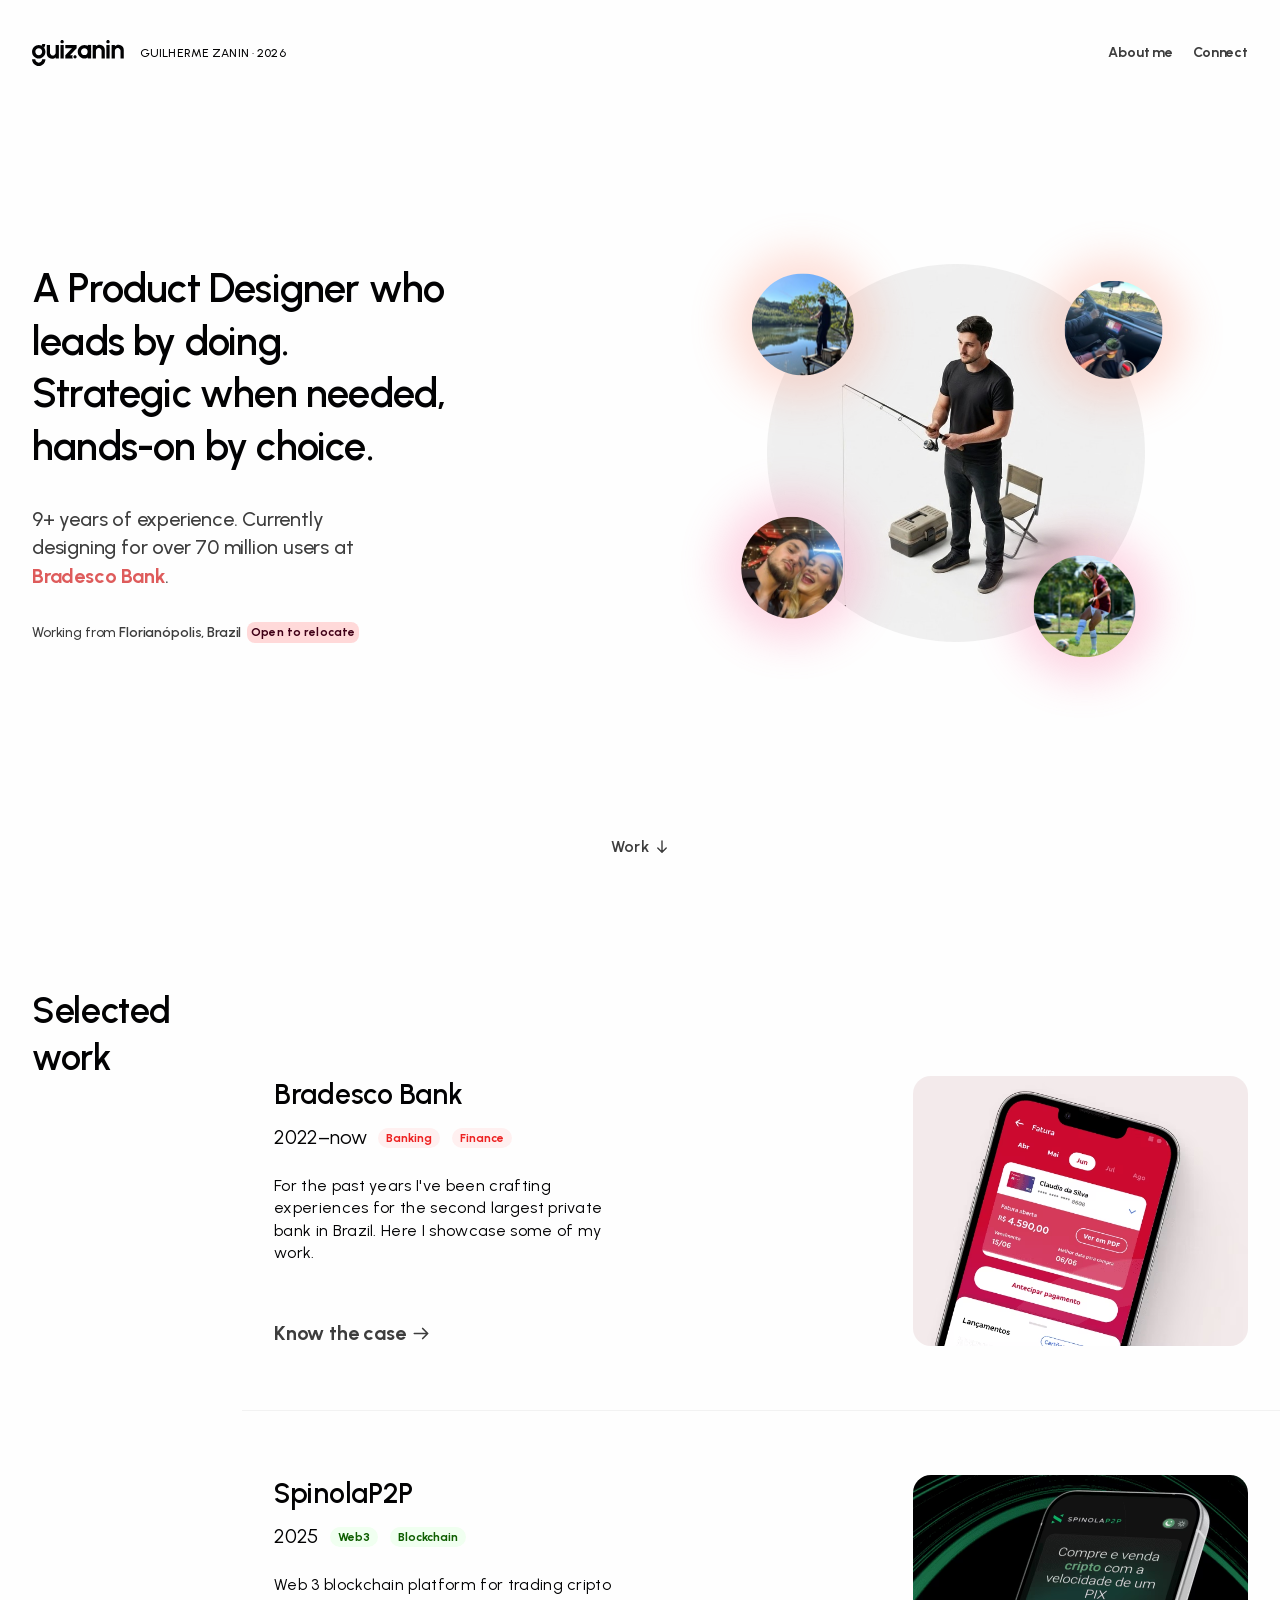
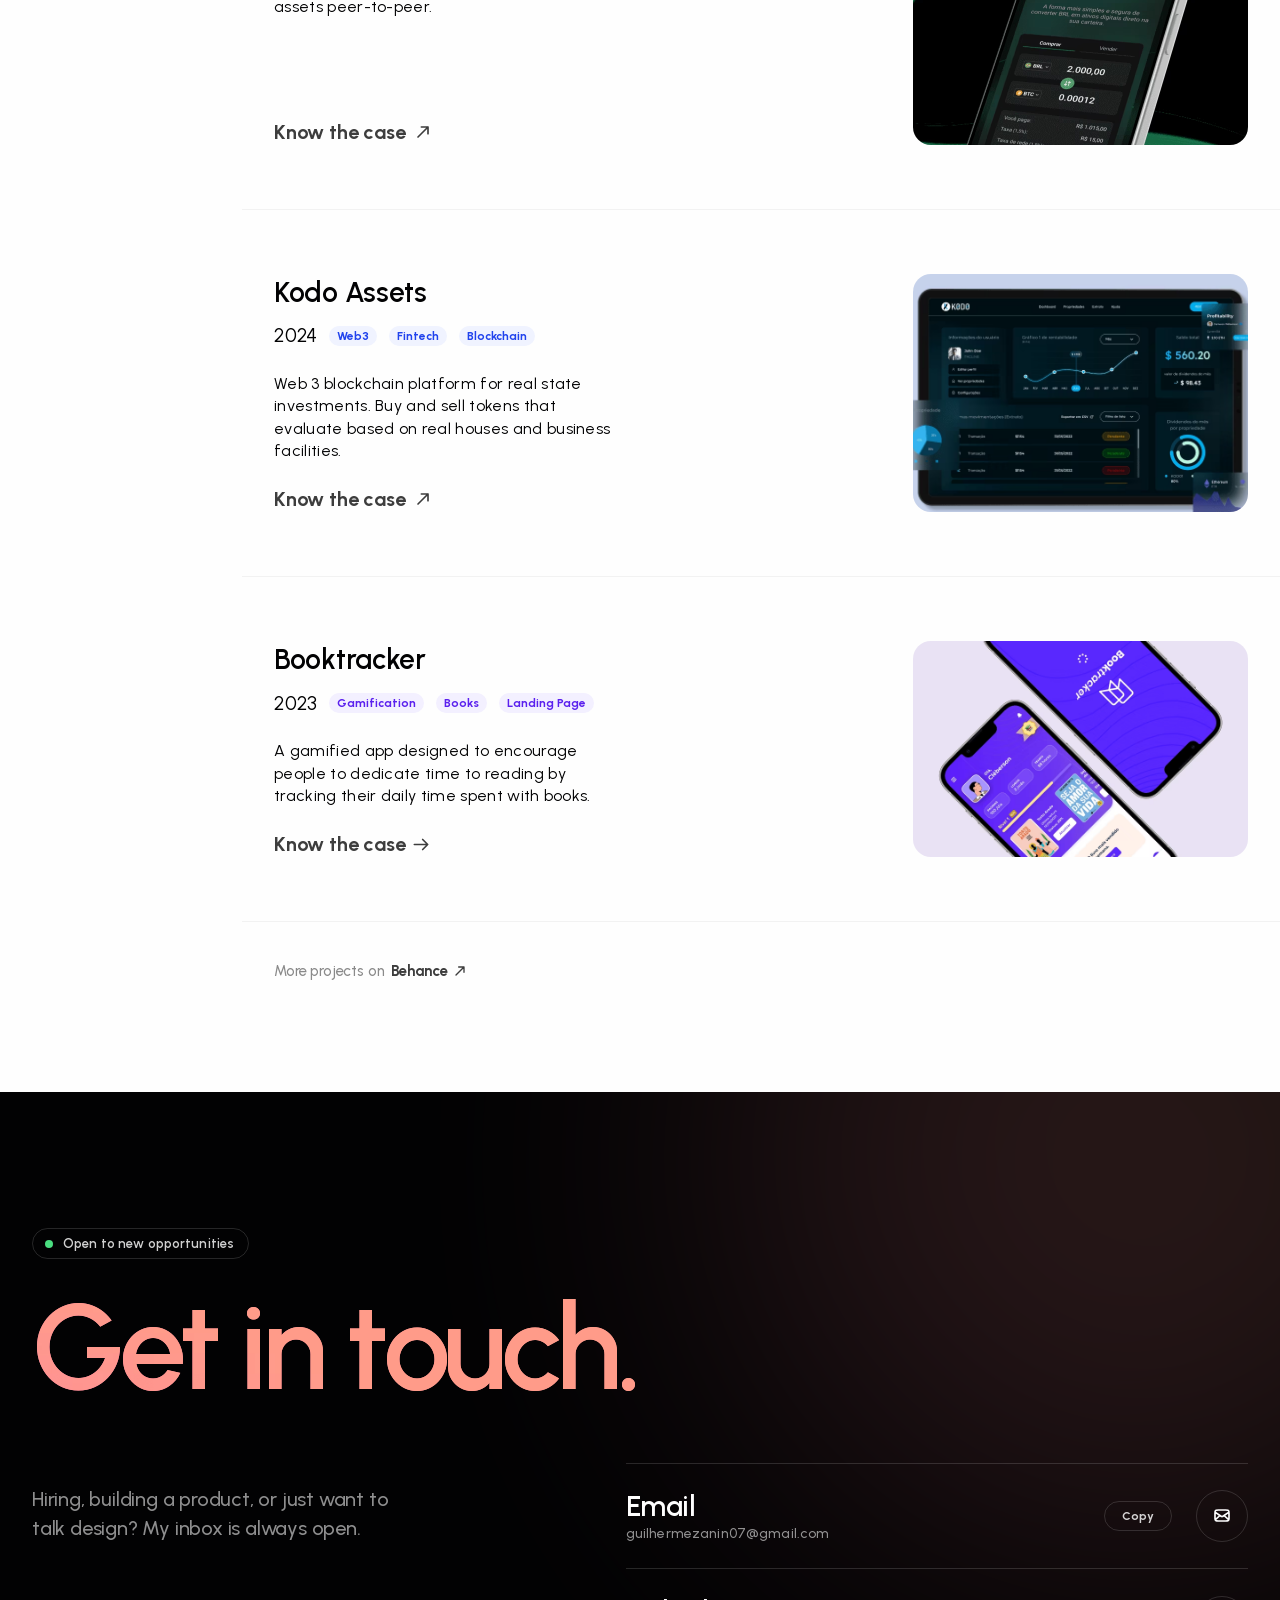
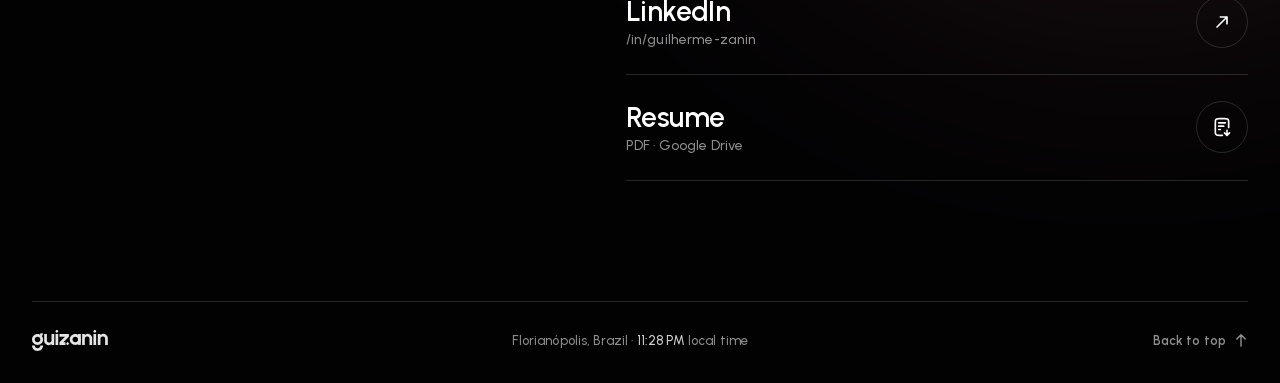
<file: index.html>
<!doctype html>
<html lang="en">
<head>
  <meta charset="utf-8">
  <meta name="viewport" content="width=device-width, initial-scale=1">
  <title>Guilherme Zanin | UX/UI | Product Designer</title>
  <meta name="description" content="Product Designer with 9+ years of experience. Welcome to my portfolio.">

  <link rel="icon" href="assets/img/favicon-light.png" media="(prefers-color-scheme: light)">
  <link rel="icon" href="assets/img/favicon-dark.png" media="(prefers-color-scheme: dark)">
  <link rel="apple-touch-icon" href="assets/img/apple-touch-icon.png">

  <link rel="canonical" href="https://guilhermezanin.com/">
  <meta property="og:type" content="website">
  <meta property="og:site_name" content="Guilherme Zanin">
  <meta property="og:url" content="https://guilhermezanin.com/">
  <meta property="og:title" content="Guilherme Zanin | UX/UI | Product Designer">
  <meta property="og:description" content="Product Designer with 9+ years of experience. Welcome to my portfolio.">
  <meta property="og:image" content="https://guilhermezanin.com/assets/img/og-image.jpg">
  <meta property="og:image:width" content="1200">
  <meta property="og:image:height" content="630">
  <meta name="twitter:card" content="summary_large_image">
  <meta name="twitter:title" content="Guilherme Zanin | UX/UI | Product Designer">
  <meta name="twitter:description" content="Product Designer with 9+ years of experience. Welcome to my portfolio.">
  <meta name="twitter:image" content="https://guilhermezanin.com/assets/img/og-image.jpg">
  <script type="application/ld+json">
  {
    "@context": "https://schema.org",
    "@type": "Person",
    "name": "Guilherme Zanin",
    "jobTitle": "Senior Product Designer",
    "url": "https://guilhermezanin.com/",
    "image": "https://guilhermezanin.com/assets/img/hero.jpg",
    "worksFor": { "@type": "Organization", "name": "Bradesco Bank" },
    "address": { "@type": "PostalAddress", "addressLocality": "Florianópolis", "addressCountry": "BR" },
    "sameAs": [
      "https://www.linkedin.com/in/guilherme-zanin/",
      "https://www.behance.net/guilhermezanin"
    ]
  }
  </script>

  <link rel="preload" href="assets/fonts/urbanist-latin.woff2" as="font" type="font/woff2" crossorigin>
  <link rel="stylesheet" href="styles.css">
</head>
<body>

  <!-- Shared SVG gradient used by icons on hover -->
  <svg width="0" height="0" style="position:absolute" aria-hidden="true">
    <defs>
      <linearGradient id="brand-gradient" x1="1" y1="0" x2="0" y2="1">
        <stop offset="0.35" stop-color="#FF9C86"/>
        <stop offset="1" stop-color="#FD7DAB"/>
      </linearGradient>
    </defs>
  </svg>

  <!-- ============ HERO ============ -->
  <section class="hero" id="top">
    <header class="nav">
      <div class="nav__brand">
        <a href="./" class="logo" aria-label="guizanin — home">
          <img class="logo__base" src="assets/icons/logo.svg" alt="guizanin" width="92" height="26">
          <img class="logo__hover" src="assets/icons/logo-gradient.svg" alt="" width="92" height="26" aria-hidden="true">
        </a>
        <span class="nav__tagline">Guilherme Zanin · 2026</span>
      </div>

      <nav class="nav__links" aria-label="Main">
        <a class="nav__link" href="about">About me</a>
        <a class="nav__link" href="#connect">Connect</a>
      </nav>
    </header>

    <div class="hero__body">
      <div class="hero__copy">
        <h1 class="hero__title reveal">
          A Product Designer who leads by doing.<br> Strategic when needed, <span class="nowrap">hands-on</span> by choice.
        </h1>
        <p class="hero__lead reveal" style="--d: .1s">
          9+ years of experience. Currently designing for over 70 million users at
          <a class="accent-link" href="https://www.linkedin.com/company/bradesco/mycompany/" target="_blank" rel="noopener">Bradesco Bank</a>.
        </p>
        <p class="hero__location reveal" style="--d: .2s">
          <span>Working from <strong>Florianópolis, Brazil</strong></span>
          <span class="badge">Open to relocate</span>
        </p>
      </div>

      <div class="hero__visual reveal" style="--d: .15s">
        <img class="hero__portrait" src="assets/img/hero.jpg" alt="Guilherme Zanin holding a fishing rod" width="720" height="720" fetchpriority="high">
        <div class="orbit" aria-hidden="true">
          <div class="bubble bubble--1" style="--glow:#FF9C86"><img width="204" height="272" src="assets/img/bubble-car.jpg" alt=""></div>
          <div class="bubble bubble--2" style="--glow:#FF9C86"><img width="204" height="272" src="assets/img/bubble-football.jpg" alt=""></div>
          <div class="bubble bubble--3" style="--glow:#FD7DAB"><img width="206" height="272" src="assets/img/bubble-selfie.jpg" alt=""></div>
          <div class="bubble bubble--4" style="--glow:#FD7DAB"><img width="204" height="272" src="assets/img/bubble-fishing.jpg" alt=""></div>
        </div>
      </div>
    </div>

    <a class="scroll-cue" href="#selectedwork">
      Work
      <svg viewBox="-1 -1 16 13" width="14" height="11" aria-hidden="true"><path d="M.334 5.5h13.333m0 0L8.667.5m5 5-5 5" fill="none" stroke="currentColor" stroke-width="1.667" stroke-linecap="round" stroke-linejoin="round"/></svg>
    </a>
  </section>

  <!-- ============ SELECTED WORK ============ -->
  <section class="work" id="selectedwork">
    <div class="work__aside">
      <h2 class="work__heading">Selected <br>work</h2>
    </div>

    <div class="work__list">
      <a class="project" href="bradesco-bank" style="--tag-bg:#FFF0F0; --tag-fg:#ED2121">
        <div class="project__info">
          <div class="project__head">
            <h3 class="project__title">Bradesco Bank</h3>
            <div class="project__meta">
              <span class="project__year">2022–now</span>
              <span class="tag">Banking</span>
              <span class="tag">Finance</span>
            </div>
          </div>
          <p class="project__desc">For the past years I've been crafting experiences for the second largest private bank in Brazil. Here I showcase some of my work.</p>
          <span class="cta">Know the case <svg class="cta__icon" viewBox="-1 -1 16 13" width="16" height="13" aria-hidden="true"><path d="M.334 5.5h13.333m0 0L8.667.5m5 5-5 5"/></svg></span>
        </div>
        <div class="project__media project__media--tall"><picture><source type="image/avif" srcset="assets/img/work-bradesco.avif"><img width="840" height="486" src="assets/img/work-bradesco.png" alt="Bradesco credit card invoice screen on an iPhone" loading="lazy"></picture></div>
      </a>

      <a class="project" href="https://www.behance.net/gallery/239219773/SPINOLA-P2P-Crypto-Trading-UXUI" target="_blank" rel="noopener" style="--tag-bg:#F0FFF0; --tag-fg:#0E5E00">
        <div class="project__info">
          <div class="project__head">
            <h3 class="project__title">SpinolaP2P</h3>
            <div class="project__meta">
              <span class="project__year">2025</span>
              <span class="tag">Web3</span>
              <span class="tag">Blockchain</span>
            </div>
          </div>
          <p class="project__desc">Web 3 blockchain platform for trading cripto assets peer-to-peer.</p>
          <span class="cta">Know the case <svg class="cta__icon" viewBox="0 0 20 20" width="20" height="20" aria-hidden="true"><path d="M5 15 15 5m0 0H8.333M15 5v6.667"/></svg></span>
        </div>
        <div class="project__media project__media--tall"><picture><source type="image/avif" srcset="assets/img/work-spinola.avif"><img width="886" height="540" src="assets/img/work-spinola.png" alt="SpinolaP2P crypto trading app on an iPhone" loading="lazy"></picture></div>
      </a>

      <a class="project" href="https://www.behance.net/gallery/204603147/Kodo" target="_blank" rel="noopener" style="--tag-bg:#F0F3FF; --tag-fg:#2143ED">
        <div class="project__info">
          <div class="project__head">
            <h3 class="project__title">Kodo Assets</h3>
            <div class="project__meta">
              <span class="project__year">2024</span>
              <span class="tag">Web3</span>
              <span class="tag">Fintech</span>
              <span class="tag">Blockchain</span>
            </div>
          </div>
          <p class="project__desc">Web 3 blockchain platform for real state investments. Buy and sell tokens that evaluate based on real houses and business facilities.</p>
          <span class="cta">Know the case <svg class="cta__icon" viewBox="0 0 20 20" width="20" height="20" aria-hidden="true"><path d="M5 15 15 5m0 0H8.333M15 5v6.667"/></svg></span>
        </div>
        <div class="project__media"><picture><source type="image/avif" srcset="assets/img/work-kodo.avif"><img width="840" height="486" src="assets/img/work-kodo.png" alt="Kodo Assets investment dashboard on a tablet" loading="lazy"></picture></div>
      </a>

      <a class="project" href="booktracker" style="--tag-bg:#F3F0FF; --tag-fg:#5B21EE">
        <div class="project__info">
          <div class="project__head">
            <h3 class="project__title">Booktracker</h3>
            <div class="project__meta">
              <span class="project__year">2023</span>
              <span class="tag">Gamification</span>
              <span class="tag">Books</span>
              <span class="tag">Landing Page</span>
            </div>
          </div>
          <p class="project__desc">A gamified app designed to encourage people to dedicate time to reading by tracking their daily time spent with books.</p>
          <span class="cta">Know the case <svg class="cta__icon" viewBox="-1 -1 16 13" width="16" height="13" aria-hidden="true"><path d="M.334 5.5h13.333m0 0L8.667.5m5 5-5 5"/></svg></span>
        </div>
        <div class="project__media"><picture><source type="image/avif" srcset="assets/img/work-booktracker.avif"><img width="840" height="486" src="assets/img/work-booktracker.png" alt="Booktracker reading app screens" loading="lazy"></picture></div>
      </a>

      <p class="work__more">
        More projects on
        <a class="work__more-link" href="https://www.behance.net/guilhermezanin" target="_blank" rel="noopener">Behance <svg viewBox="0 0 20 20" width="16" height="16" aria-hidden="true"><path d="M5 15 15 5m0 0H8.333M15 5v6.667"/></svg></a>
      </p>
    </div>
  </section>

  <!-- ============ FOOTER / CONNECT ============ -->
  <footer class="connect" id="connect">
    <div class="connect__inner">
      <div class="connect__head">
        <p class="connect__status reveal"><span class="connect__pulse" aria-hidden="true"></span>Open to new opportunities</p>
        <h2 class="connect__title reveal" style="--d: .05s">Get in touch.</h2>
      </div>

      <p class="connect__lead reveal" style="--d: .1s">Hiring, building a product, or just want to talk design? My inbox is always open.</p>

      <ul class="connect__list reveal" style="--d: .15s">
        <li class="connect__item connect__item--email">
          <a class="connect__row" href="mailto:guilhermezanin07@gmail.com">
            <span class="connect__label">Email</span>
            <span class="connect__meta">guilhermezanin07@gmail.com</span>
            <span class="connect__icon"><svg viewBox="0 0 20 20" width="20" height="20" aria-hidden="true"><path d="M16.65 13.625 12 9.5m-4 0-4.65 4.125M3 6.063l5.715 3.929c.463.318.695.477.946.539.223.054.455.054.678 0 .251-.062.483-.221.946-.54L17 6.063M6.36 15h7.28c1.176 0 1.764 0 2.213-.225a2.07 2.07 0 0 0 .918-.901C17 13.433 17 12.855 17 11.7V7.3c0-1.155 0-1.733-.229-2.174a2.07 2.07 0 0 0-.918-.901C15.404 4 14.816 4 13.64 4H6.36c-1.176 0-1.764 0-2.213.225a2.07 2.07 0 0 0-.918.901C3 5.567 3 6.145 3 7.3v4.4c0 1.155 0 1.733.229 2.174.201.388.522.704.918.901C4.596 15 5.184 15 6.36 15Z"/></svg></span>
          </a>
          <button class="connect__copy" type="button" data-copy="guilhermezanin07@gmail.com" aria-label="Copy email address">Copy</button>
        </li>
        <li class="connect__item">
          <a class="connect__row" href="https://www.linkedin.com/in/guilherme-zanin/" target="_blank" rel="noopener">
            <span class="connect__label">LinkedIn</span>
            <span class="connect__meta">/in/guilherme-zanin</span>
            <span class="connect__icon"><svg viewBox="0 0 20 20" width="20" height="20" aria-hidden="true"><path d="M5 15 15 5m0 0H8.333M15 5v6.667"/></svg></span>
          </a>
        </li>
        <li class="connect__item">
          <a class="connect__row" href="https://drive.google.com/file/d/13iVCZ-wm-vvY3Ag7yDLtZ_JTH_hKMxsA/view" target="_blank" rel="noopener">
            <span class="connect__label">Resume</span>
            <span class="connect__meta">PDF · Google Drive</span>
            <span class="connect__icon"><svg viewBox="-1 -1 17 20" width="17" height="20" aria-hidden="true"><path d="M13.667 9.417v-4.75c0-1.4 0-2.1-.272-2.635a2.5 2.5 0 0 0-1.093-1.093C11.767.667 11.067.667 9.667.667H4.334c-1.4 0-2.1 0-2.635.272A2.5 2.5 0 0 0 .607 2.032C.334 2.567.334 3.267.334 4.667v8.667c0 1.4 0 2.1.273 2.635a2.5 2.5 0 0 0 1.092 1.092c.535.273 1.235.273 2.635.273h3.083m1.25-9.167h-5m1.667 3.334H3.667m6.667-6.667H3.667m5.834 10 2.5 2.5m0 0 2.5-2.5m-2.5 2.5v-5"/></svg></span>
          </a>
        </li>
      </ul>
    </div>

    <div class="connect__bar">
      <img src="assets/icons/logo-white.svg" alt="guizanin" width="76" height="22">
      <p class="connect__place">Florianópolis, Brazil<span class="connect__clock" hidden> · <time></time> local time</span></p>
      <a class="connect__top" href="#top">Back to top <svg viewBox="-1 -1 16 13" width="14" height="11" aria-hidden="true"><path d="M.334 5.5h13.333m0 0L8.667.5m5 5-5 5"/></svg></a>
    </div>
  </footer>

  <script src="script.js"></script>
</body>
</html>
</file>
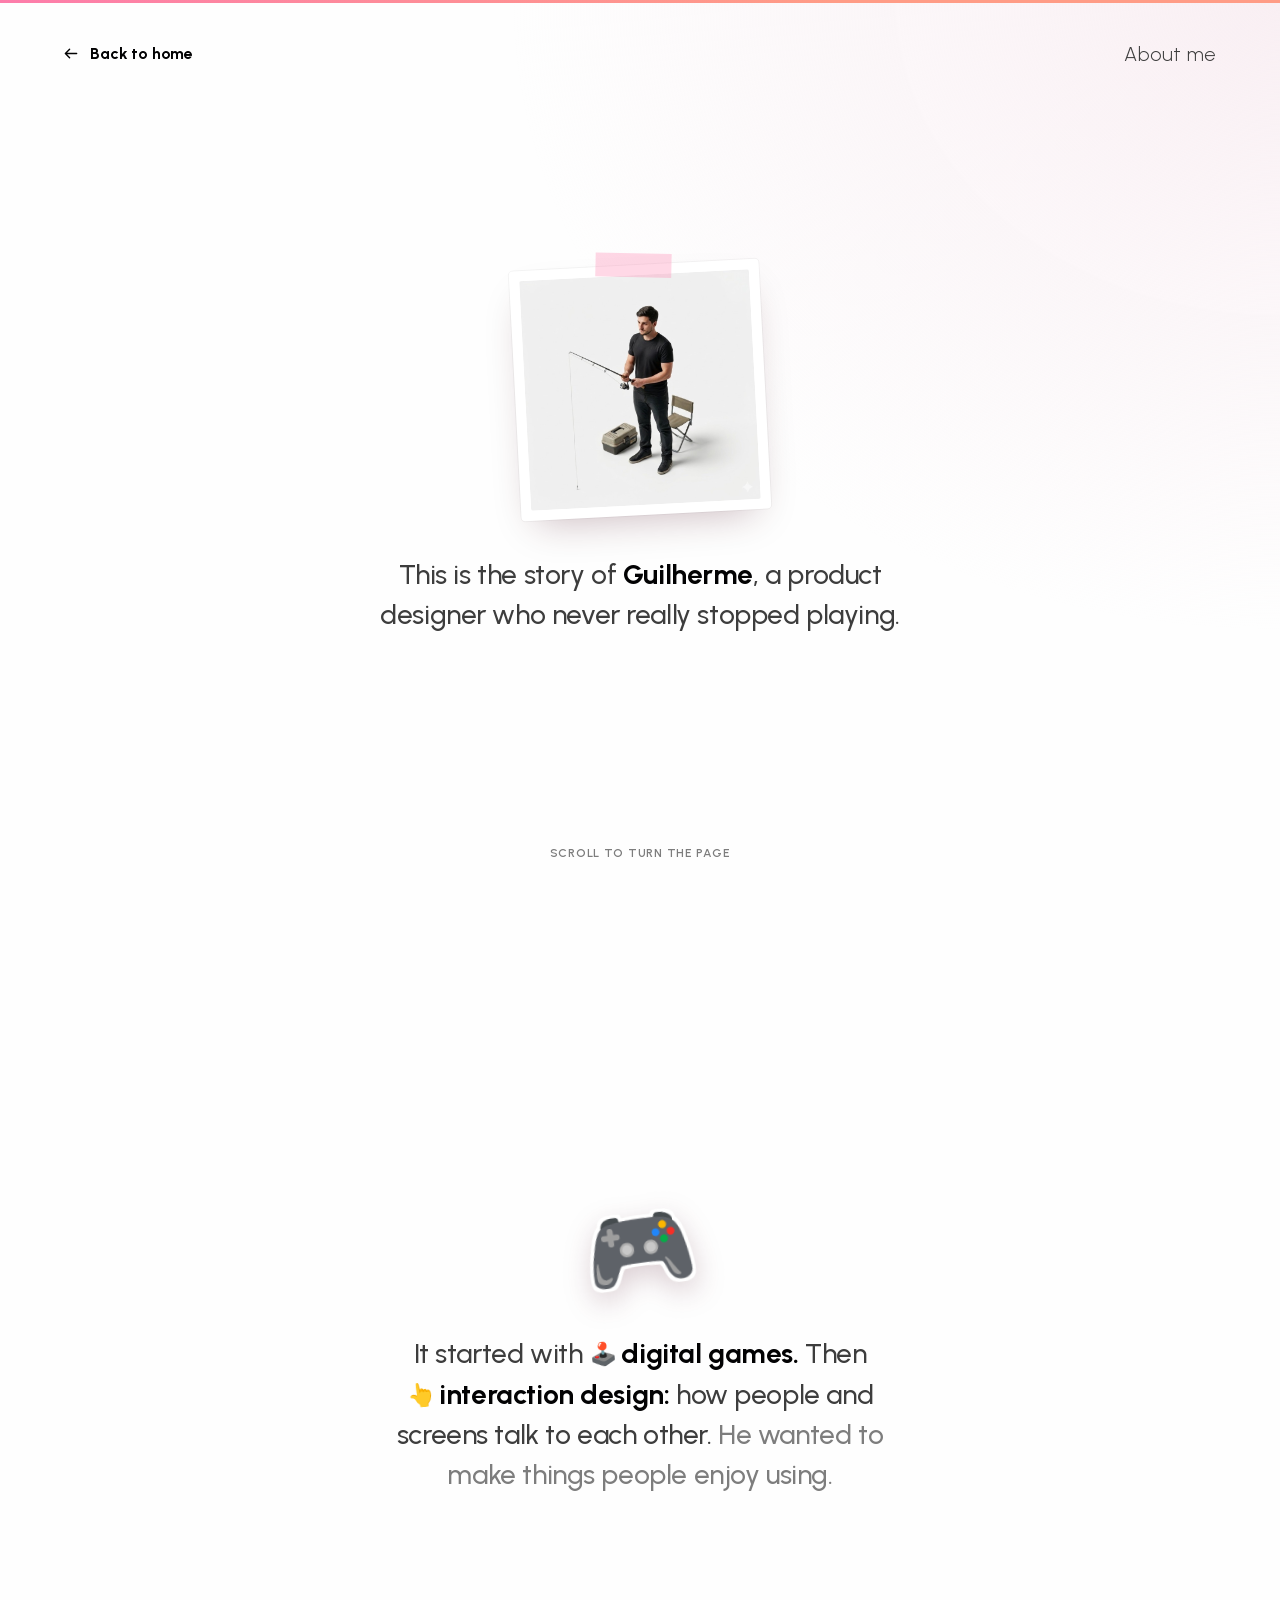
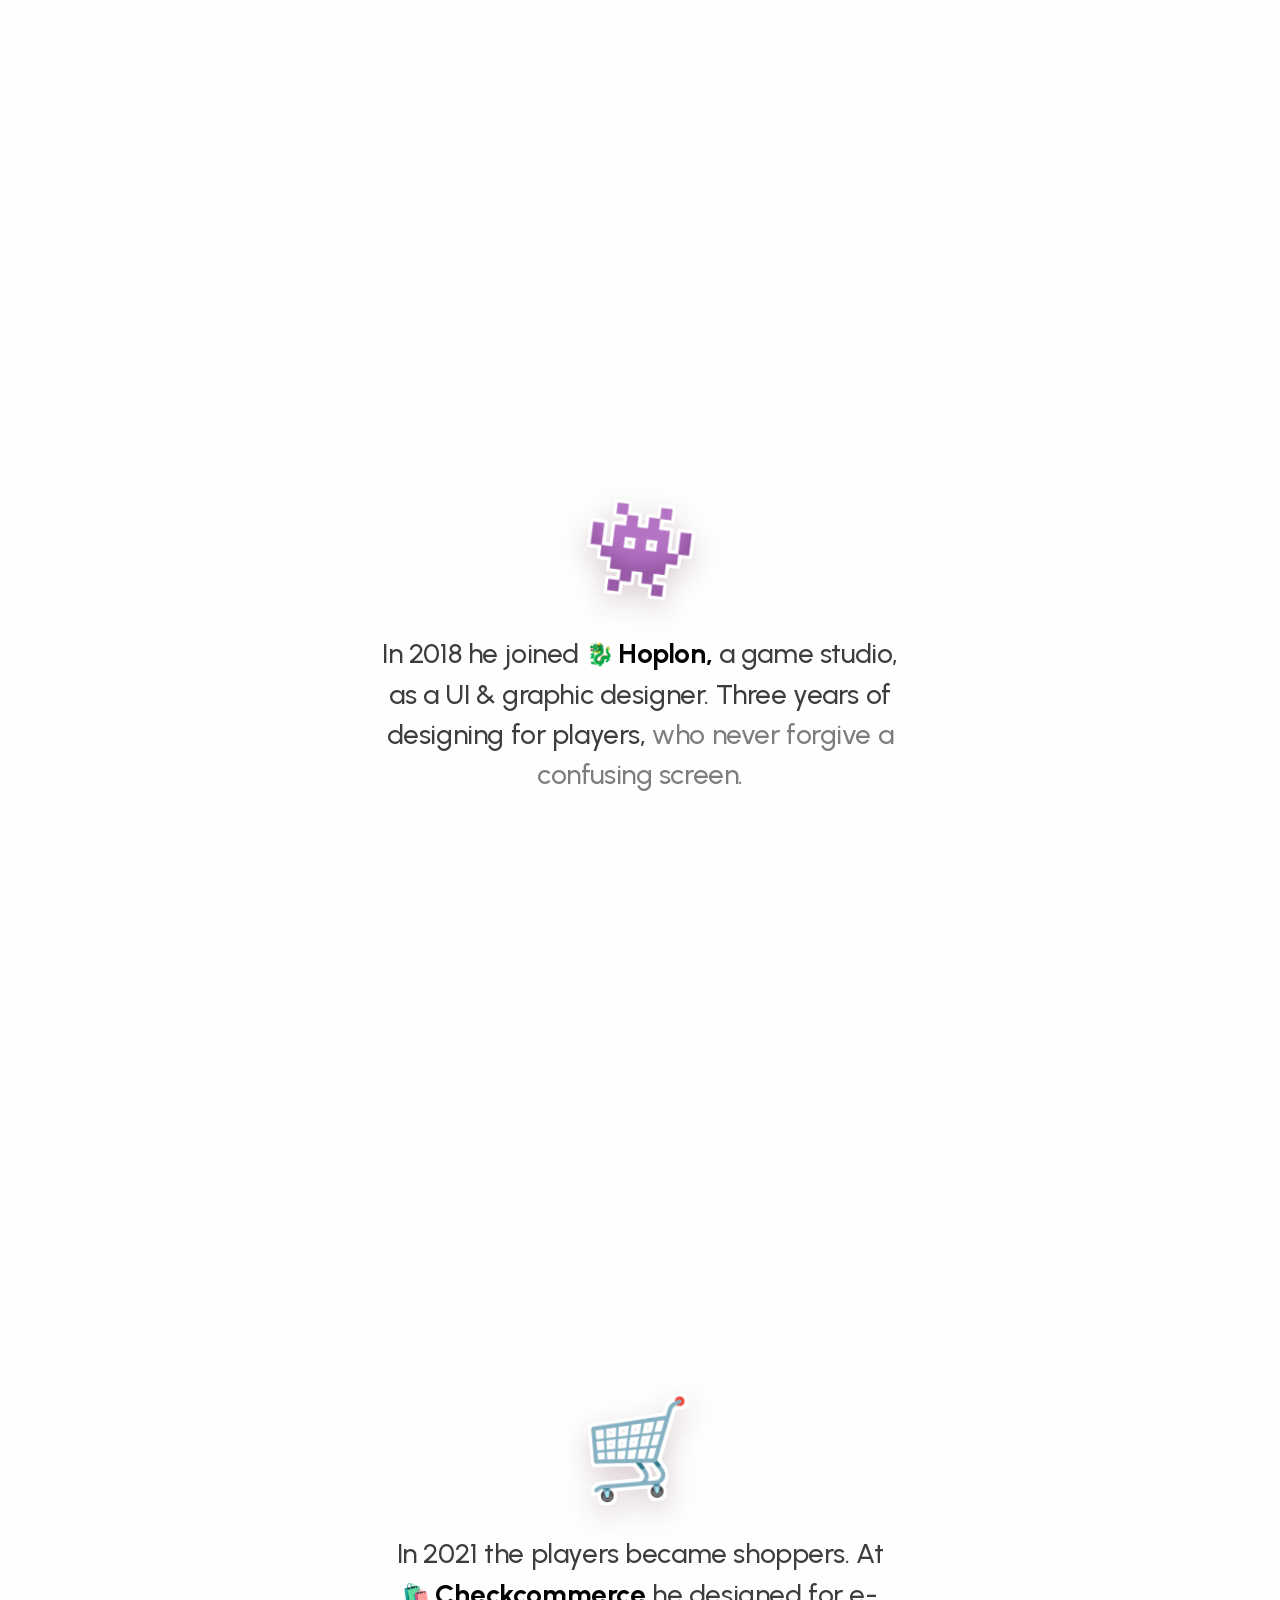
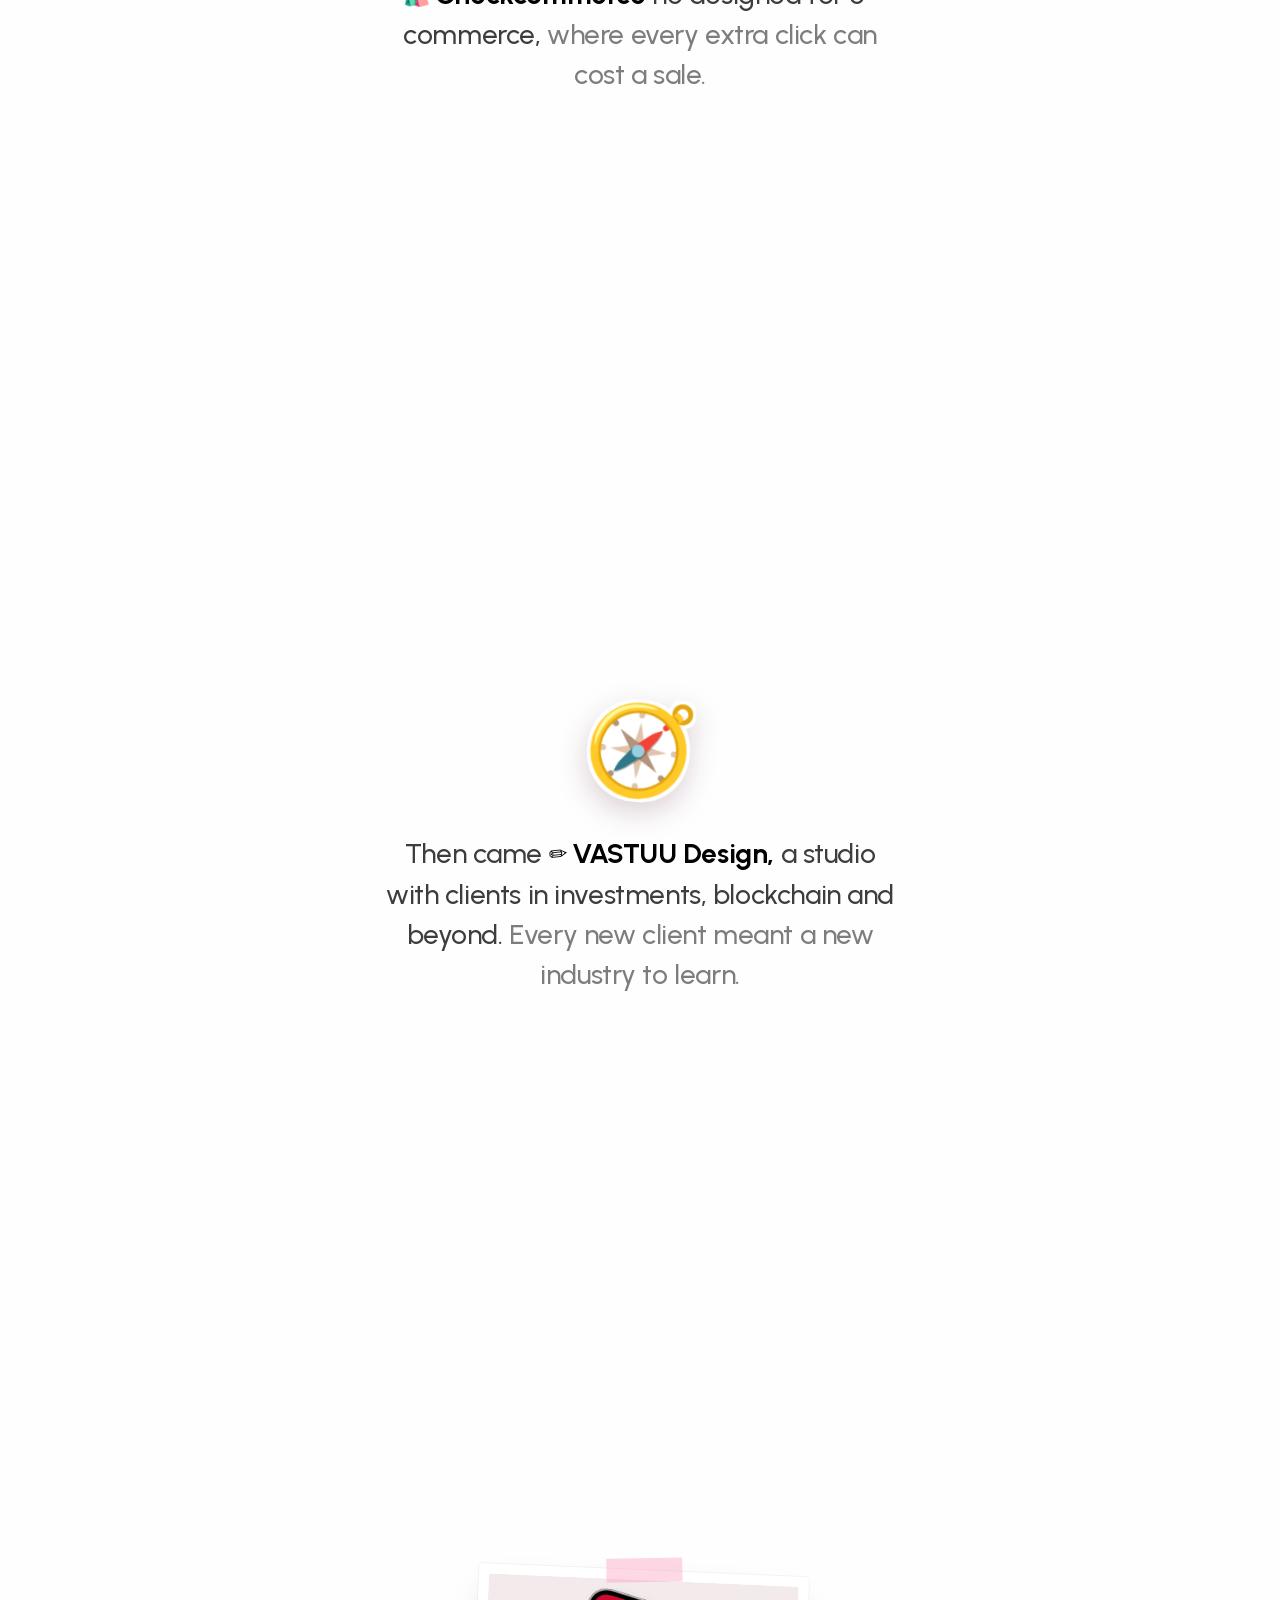
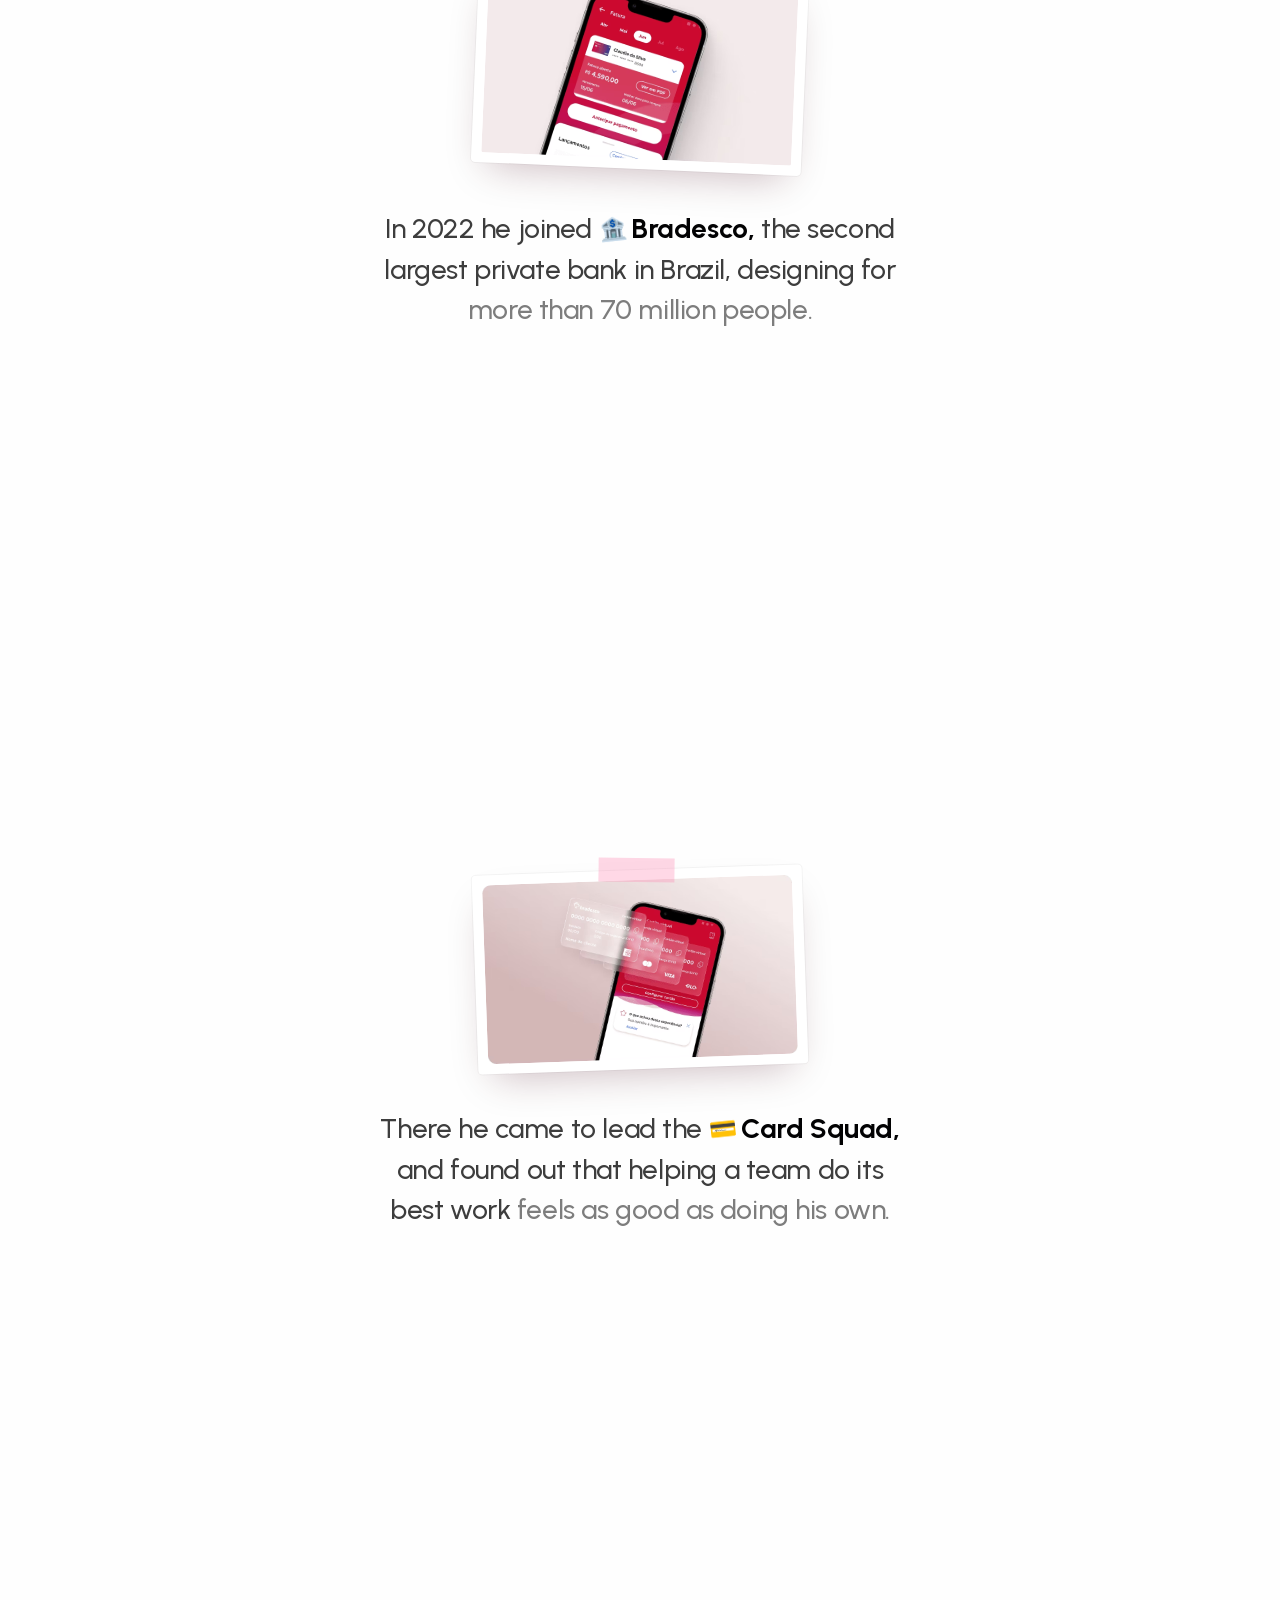
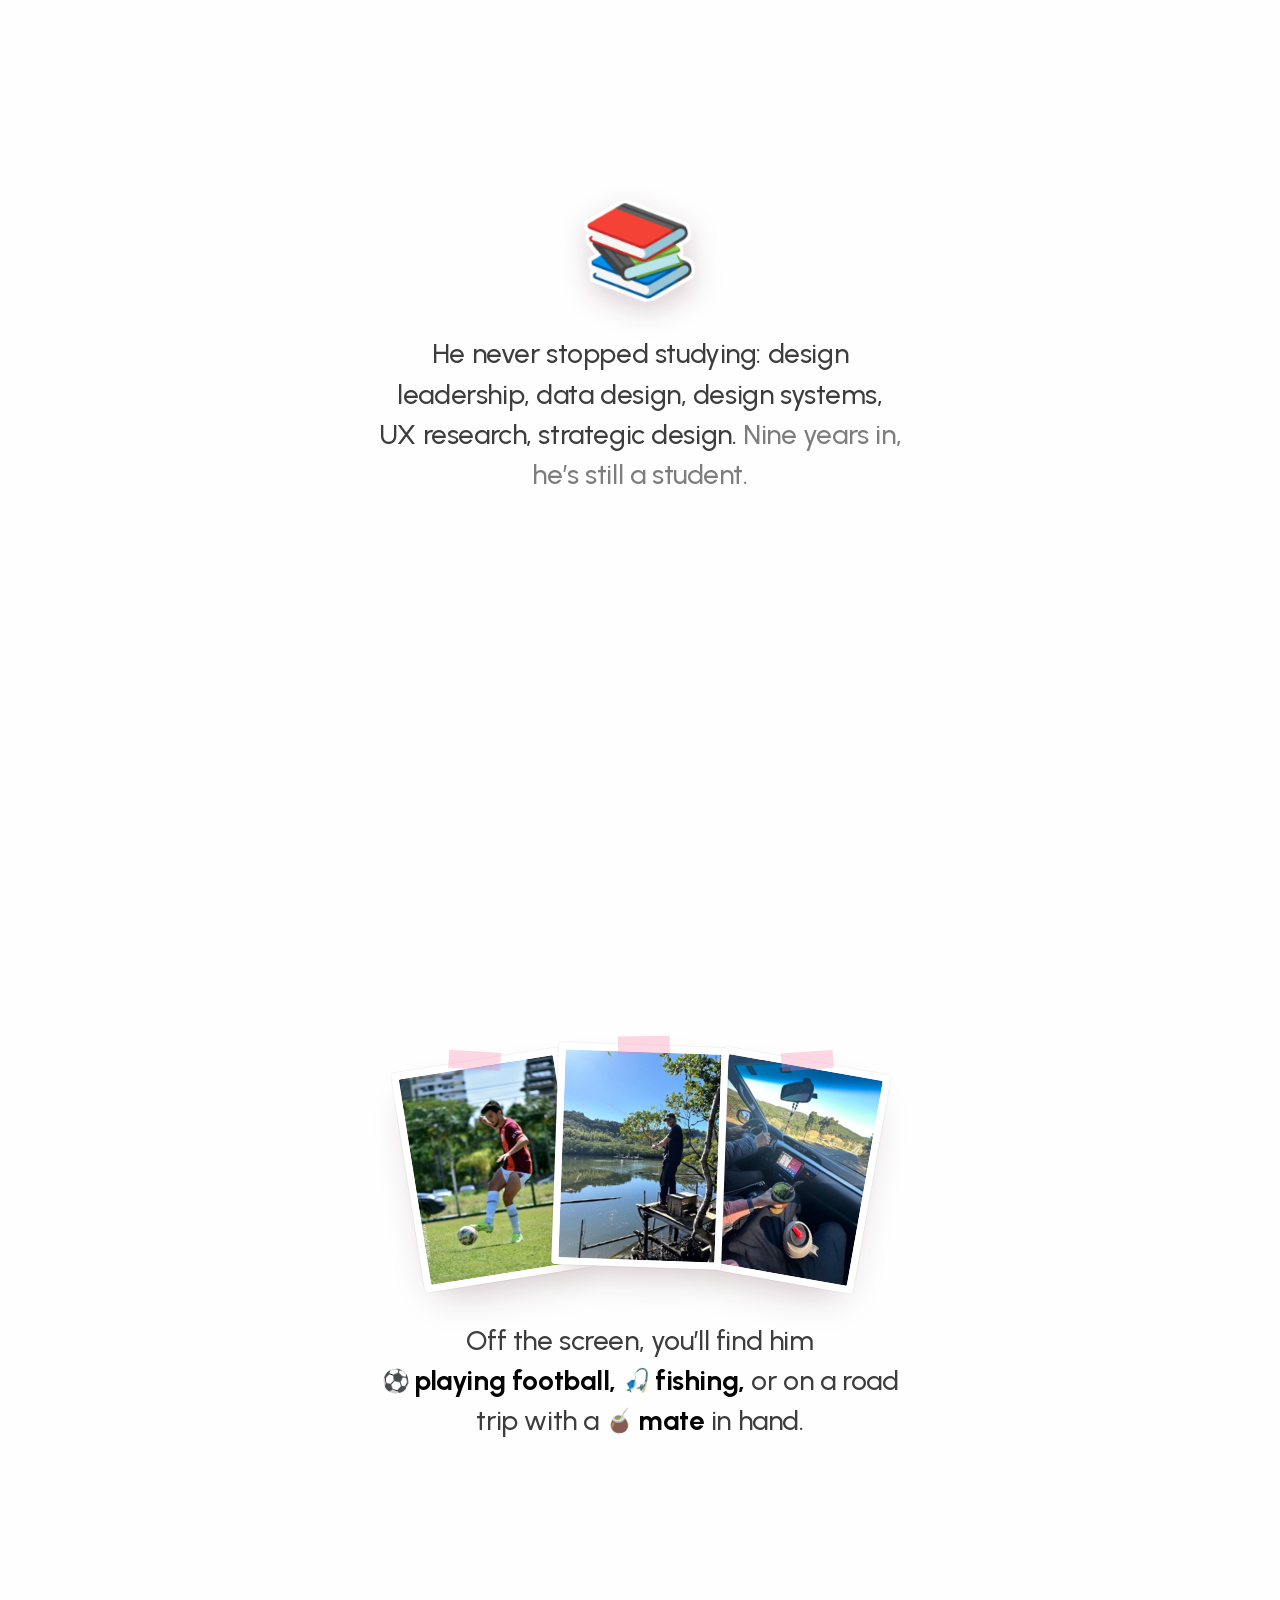
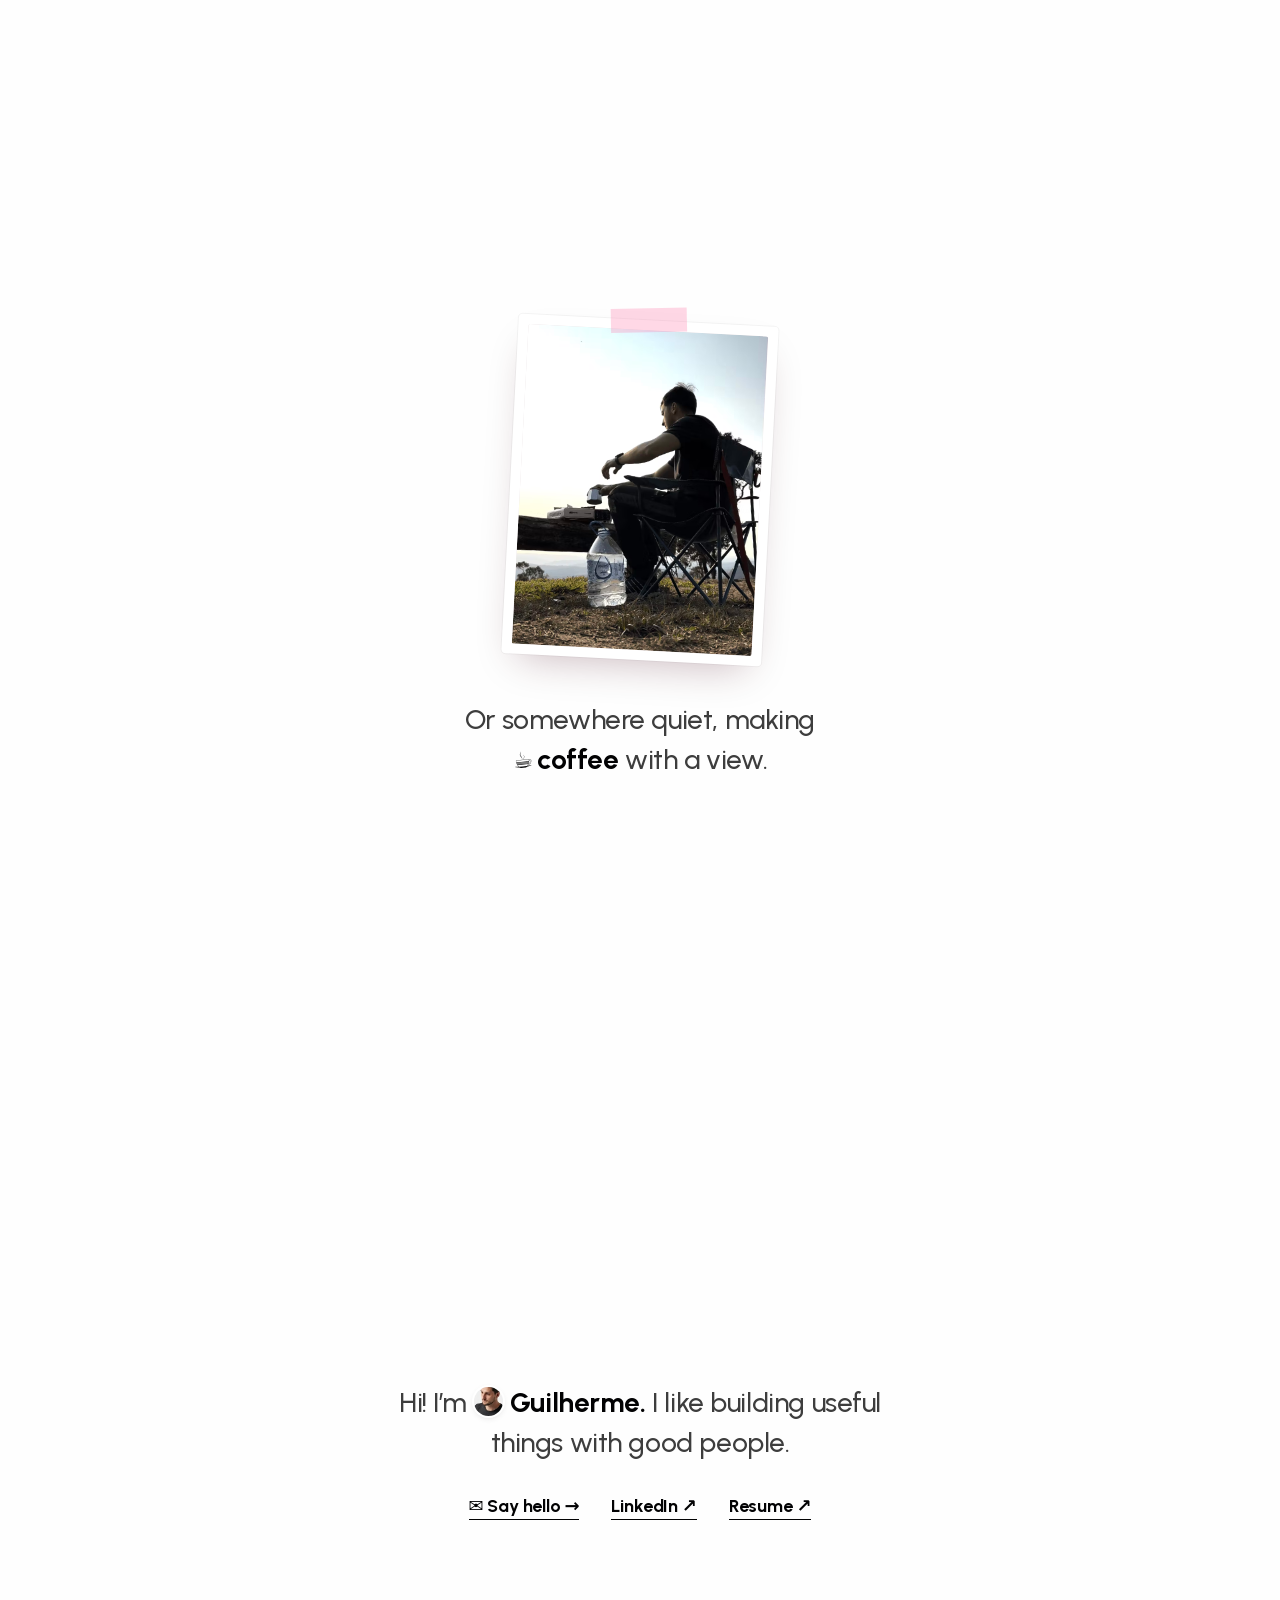
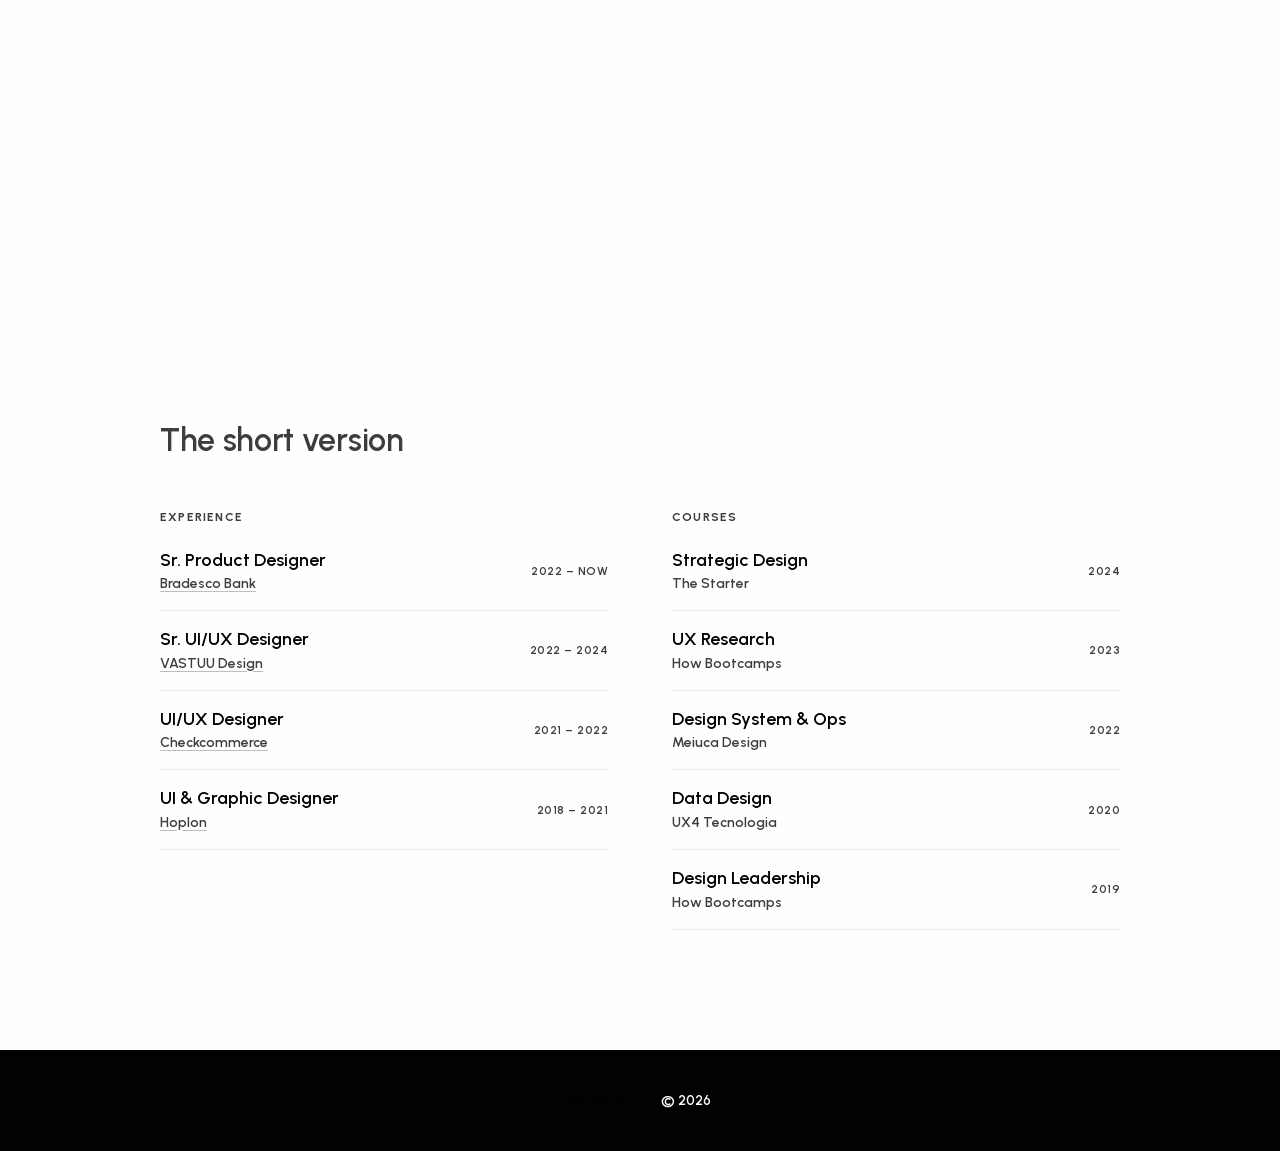
<file: about.html>
<!doctype html>
<html lang="en">
<head>
  <meta charset="utf-8">
  <meta name="viewport" content="width=device-width, initial-scale=1">
  <title>Guilherme Zanin | About me</title>
  <meta name="description" content="Senior Product Designer with over nine years of design experience across banking, investments, games, e-commerce and blockchain.">

  <link rel="icon" href="assets/img/favicon-light.png" media="(prefers-color-scheme: light)">
  <link rel="icon" href="assets/img/favicon-dark.png" media="(prefers-color-scheme: dark)">
  <link rel="apple-touch-icon" href="assets/img/apple-touch-icon.png">

  <link rel="canonical" href="https://guilhermezanin.com/about">
  <meta property="og:type" content="website">
  <meta property="og:site_name" content="Guilherme Zanin">
  <meta property="og:url" content="https://guilhermezanin.com/about">
  <meta property="og:title" content="Guilherme Zanin | About me">
  <meta property="og:description" content="Senior Product Designer with over nine years of design experience across banking, investments, games, e-commerce and blockchain.">
  <meta property="og:image" content="https://guilhermezanin.com/assets/img/og-image.jpg">
  <meta property="og:image:width" content="1200">
  <meta property="og:image:height" content="630">
  <meta name="twitter:card" content="summary_large_image">
  <meta name="twitter:title" content="Guilherme Zanin | About me">
  <meta name="twitter:description" content="Senior Product Designer with over nine years of design experience across banking, investments, games, e-commerce and blockchain.">
  <meta name="twitter:image" content="https://guilhermezanin.com/assets/img/og-image.jpg">

  <link rel="preload" href="assets/fonts/urbanist-latin.woff2" as="font" type="font/woff2" crossorigin>
  <link rel="stylesheet" href="styles.css">
  <link rel="stylesheet" href="pages.css">
</head>
<body class="page-about">

  <svg width="0" height="0" style="position:absolute" aria-hidden="true">
    <defs>
      <linearGradient id="brand-gradient" x1="1" y1="0" x2="0" y2="1">
        <stop offset="0.35" stop-color="#FF9C86"/>
        <stop offset="1" stop-color="#FD7DAB"/>
      </linearGradient>
    </defs>
  </svg>

  <div class="story-progress" aria-hidden="true"></div>

  <header class="page-head story-head">
    <a class="back-link" href="./">
      <svg viewBox="-1 -1 16 13" width="14" height="11" aria-hidden="true"><path d="M13.667 5.5H.334m0 0 5 -5m-5 5 5 5"/></svg>
      Back to home
    </a>
    <p class="page-label">About me</p>
  </header>

  <main class="story">
    <h1 class="sr-only">About Guilherme Zanin</h1>

    <!-- 1 · opening -->
    <section class="chapter chapter--open">
      <div class="chapter__inner">
        <figure class="snap reveal" style="--tilt:-3deg; --w:250px">
          <img src="assets/img/hero.jpg" width="720" height="720" alt="Guilherme holding a fishing rod" fetchpriority="high">
        </figure>
        <p class="chapter__text reveal" style="--d:.1s">
          This is the story of <b class="k">Guilherme</b>, a product designer who never really stopped&nbsp;playing.
        </p>
      </div>
      <p class="story-hint">Scroll to turn the page</p>
    </section>

    <!-- 2 · games -->
    <section class="chapter">
      <div class="chapter__inner">
        <span class="sticker reveal" style="--tilt:-8deg" aria-hidden="true">🎮</span>
        <p class="chapter__text reveal" style="--d:.1s">
          It started with <b class="k"><span class="k__icon" aria-hidden="true">🕹️</span>digital games.</b>
          Then <b class="k"><span class="k__icon" aria-hidden="true">👆</span>interaction design:</b>
          how people and screens talk to each other. <em>He wanted to make things people enjoy&nbsp;using.</em>
        </p>
      </div>
    </section>

    <!-- 3 · Hoplon -->
    <section class="chapter">
      <div class="chapter__inner">
        <span class="sticker reveal" style="--tilt:7deg" aria-hidden="true">👾</span>
        <p class="chapter__text reveal" style="--d:.1s">
          In 2018 he joined <b class="k"><span class="k__icon" aria-hidden="true">🐉</span>Hoplon,</b>
          a game studio, as a UI &amp; graphic designer. Three years of designing for players,
          <em>who never forgive a confusing&nbsp;screen.</em>
        </p>
      </div>
    </section>

    <!-- 4 · Checkcommerce -->
    <section class="chapter">
      <div class="chapter__inner">
        <span class="sticker reveal" style="--tilt:-5deg" aria-hidden="true">🛒</span>
        <p class="chapter__text reveal" style="--d:.1s">
          In 2021 the players became shoppers. At <b class="k"><span class="k__icon" aria-hidden="true">🛍️</span>Checkcommerce</b>
          he designed for e-commerce, <em>where every extra click can cost a&nbsp;sale.</em>
        </p>
      </div>
    </section>

    <!-- 5 · VASTUU -->
    <section class="chapter">
      <div class="chapter__inner">
        <span class="sticker reveal" style="--tilt:6deg" aria-hidden="true">🧭</span>
        <p class="chapter__text reveal" style="--d:.1s">
          Then came <b class="k"><span class="k__icon" aria-hidden="true">✏️</span>VASTUU Design,</b>
          a studio with clients in investments, blockchain and beyond.
          <em>Every new client meant a new industry to&nbsp;learn.</em>
        </p>
      </div>
    </section>

    <!-- 6 · Bradesco -->
    <section class="chapter">
      <div class="chapter__inner">
        <figure class="snap reveal" style="--tilt:2.5deg; --w:330px">
          <picture><source type="image/avif" srcset="assets/img/work-bradesco.avif"><img src="assets/img/work-bradesco.png" width="840" height="486" alt="Bradesco credit card invoice screen on an iPhone" loading="lazy"></picture>
        </figure>
        <p class="chapter__text reveal" style="--d:.1s">
          In 2022 he joined <b class="k"><span class="k__icon" aria-hidden="true">🏦</span>Bradesco,</b>
          the second largest private bank in Brazil, designing for <em>more than 70 million&nbsp;people.</em>
        </p>
      </div>
    </section>

    <!-- 7 · Card Squad -->
    <section class="chapter">
      <div class="chapter__inner">
        <figure class="snap reveal" style="--tilt:-2deg; --w:330px">
          <picture><source type="image/avif" srcset="assets/img/bradesco/virtual-card.avif"><img src="assets/img/bradesco/virtual-card.png" width="840" height="486" alt="Bradesco virtual card screen" loading="lazy"></picture>
        </figure>
        <p class="chapter__text reveal" style="--d:.1s">
          There he came to lead the <b class="k"><span class="k__icon" aria-hidden="true">💳</span>Card Squad,</b>
          and found out that helping a team do its best work <em>feels as good as doing his&nbsp;own.</em>
        </p>
      </div>
    </section>

    <!-- 8 · learning -->
    <section class="chapter">
      <div class="chapter__inner">
        <span class="sticker reveal" style="--tilt:-6deg" aria-hidden="true">📚</span>
        <p class="chapter__text reveal" style="--d:.1s">
          He never stopped studying: design leadership, data design, design systems,
          UX research, strategic design. <em>Nine years in, he’s still a&nbsp;student.</em>
        </p>
      </div>
    </section>

    <!-- 9 · off screen -->
    <section class="chapter">
      <div class="chapter__inner">
        <div class="snap-stack reveal">
          <figure class="snap" style="--tilt:-9deg; --w:170px"><img src="assets/img/bubble-selfie.jpg" width="206" height="272" alt="Guilherme kicking a football on a pitch" loading="lazy"></figure>
          <figure class="snap" style="--tilt:2deg; --w:170px"><img src="assets/img/bubble-car.jpg" width="204" height="272" alt="Guilherme fishing on a wooden pier by a lake" loading="lazy"></figure>
          <figure class="snap" style="--tilt:10deg; --w:170px"><img src="assets/img/bubble-football.jpg" width="204" height="272" alt="A mate gourd held in a car on a mountain road" loading="lazy"></figure>
        </div>
        <p class="chapter__text reveal" style="--d:.1s">
          Off the screen, you’ll find him <b class="k"><span class="k__icon" aria-hidden="true">⚽</span>playing football,</b>
          <b class="k"><span class="k__icon" aria-hidden="true">🎣</span>fishing,</b>
          or on a road trip with a <b class="k"><span class="k__icon" aria-hidden="true">🧉</span>mate</b> in&nbsp;hand.
        </p>
      </div>
    </section>

    <!-- 10 · coffee -->
    <section class="chapter">
      <div class="chapter__inner">
        <figure class="snap snap--video reveal" style="--tilt:3deg; --w:260px">
          <video src="assets/img/about/about.mp4" poster="assets/img/about/poster.avif"
                 autoplay muted loop playsinline preload="metadata"
                 aria-label="Guilherme making coffee on a camping stove at sunset"></video>
        </figure>
        <p class="chapter__text reveal" style="--d:.1s">
          Or somewhere quiet, making <b class="k"><span class="k__icon" aria-hidden="true">☕</span>coffee</b>
          with a&nbsp;view.
        </p>
      </div>
    </section>

    <!-- 11 · hello -->
    <section class="chapter chapter--hello">
      <div class="chapter__inner">
        <p class="chapter__text reveal">
          Hi! I’m <b class="k"><span class="k__avatar" aria-hidden="true"></span>Guilherme.</b>
          I like building useful things with good&nbsp;people.
        </p>
        <ul class="hello-links reveal" style="--d:.15s">
          <li><a href="mailto:guilhermezanin07@gmail.com"><span aria-hidden="true">✉️</span> Say hello <span class="arrow" aria-hidden="true">→</span></a></li>
          <li><a href="https://www.linkedin.com/in/guilherme-zanin/" target="_blank" rel="noopener">LinkedIn <span class="arrow" aria-hidden="true">↗</span></a></li>
          <li><a href="https://drive.google.com/file/d/13iVCZ-wm-vvY3Ag7yDLtZ_JTH_hKMxsA/view" target="_blank" rel="noopener">Resume <span class="arrow" aria-hidden="true">↗</span></a></li>
        </ul>
      </div>
    </section>

    <!-- the short version -->
    <section class="ledger" aria-labelledby="ledger-title">
      <h2 class="ledger__title reveal" id="ledger-title">The short version</h2>

      <div class="ledger__grid">
        <div class="ledger__col reveal">
          <h3 class="ledger__label">Experience</h3>
          <ul class="ledger__list">
            <li>
              <span class="ledger__what">Sr. Product Designer</span>
              <a class="ledger__where" href="https://www.linkedin.com/company/bradesco" target="_blank" rel="noopener">Bradesco Bank</a>
              <span class="ledger__when">2022 – now</span>
            </li>
            <li>
              <span class="ledger__what">Sr. UI/UX Designer</span>
              <a class="ledger__where" href="https://www.linkedin.com/company/vastuudesign" target="_blank" rel="noopener">VASTUU Design</a>
              <span class="ledger__when">2022 – 2024</span>
            </li>
            <li>
              <span class="ledger__what">UI/UX Designer</span>
              <a class="ledger__where" href="https://www.linkedin.com/company/checkcommerce" target="_blank" rel="noopener">Checkcommerce</a>
              <span class="ledger__when">2021 – 2022</span>
            </li>
            <li>
              <span class="ledger__what">UI &amp; Graphic Designer</span>
              <a class="ledger__where" href="https://www.linkedin.com/company/hoplongames/" target="_blank" rel="noopener">Hoplon</a>
              <span class="ledger__when">2018 – 2021</span>
            </li>
          </ul>
        </div>

        <div class="ledger__col reveal" style="--d:.1s">
          <h3 class="ledger__label">Courses</h3>
          <ul class="ledger__list">
            <li><span class="ledger__what">Strategic Design</span><span class="ledger__where">The Starter</span><span class="ledger__when">2024</span></li>
            <li><span class="ledger__what">UX Research</span><span class="ledger__where">How Bootcamps</span><span class="ledger__when">2023</span></li>
            <li><span class="ledger__what">Design System &amp; Ops</span><span class="ledger__where">Meiuca Design</span><span class="ledger__when">2022</span></li>
            <li><span class="ledger__what">Data Design</span><span class="ledger__where">UX4 Tecnologia</span><span class="ledger__when">2020</span></li>
            <li><span class="ledger__what">Design Leadership</span><span class="ledger__where">How Bootcamps</span><span class="ledger__when">2019</span></li>
          </ul>
        </div>
      </div>
    </section>
  </main>

  <footer class="mini-footer">
    <img src="assets/icons/logo.svg" alt="guizanin" width="76" height="22">
    <span>© 2026</span>
  </footer>

  <script src="script.js"></script>
</body>
</html>
</file>
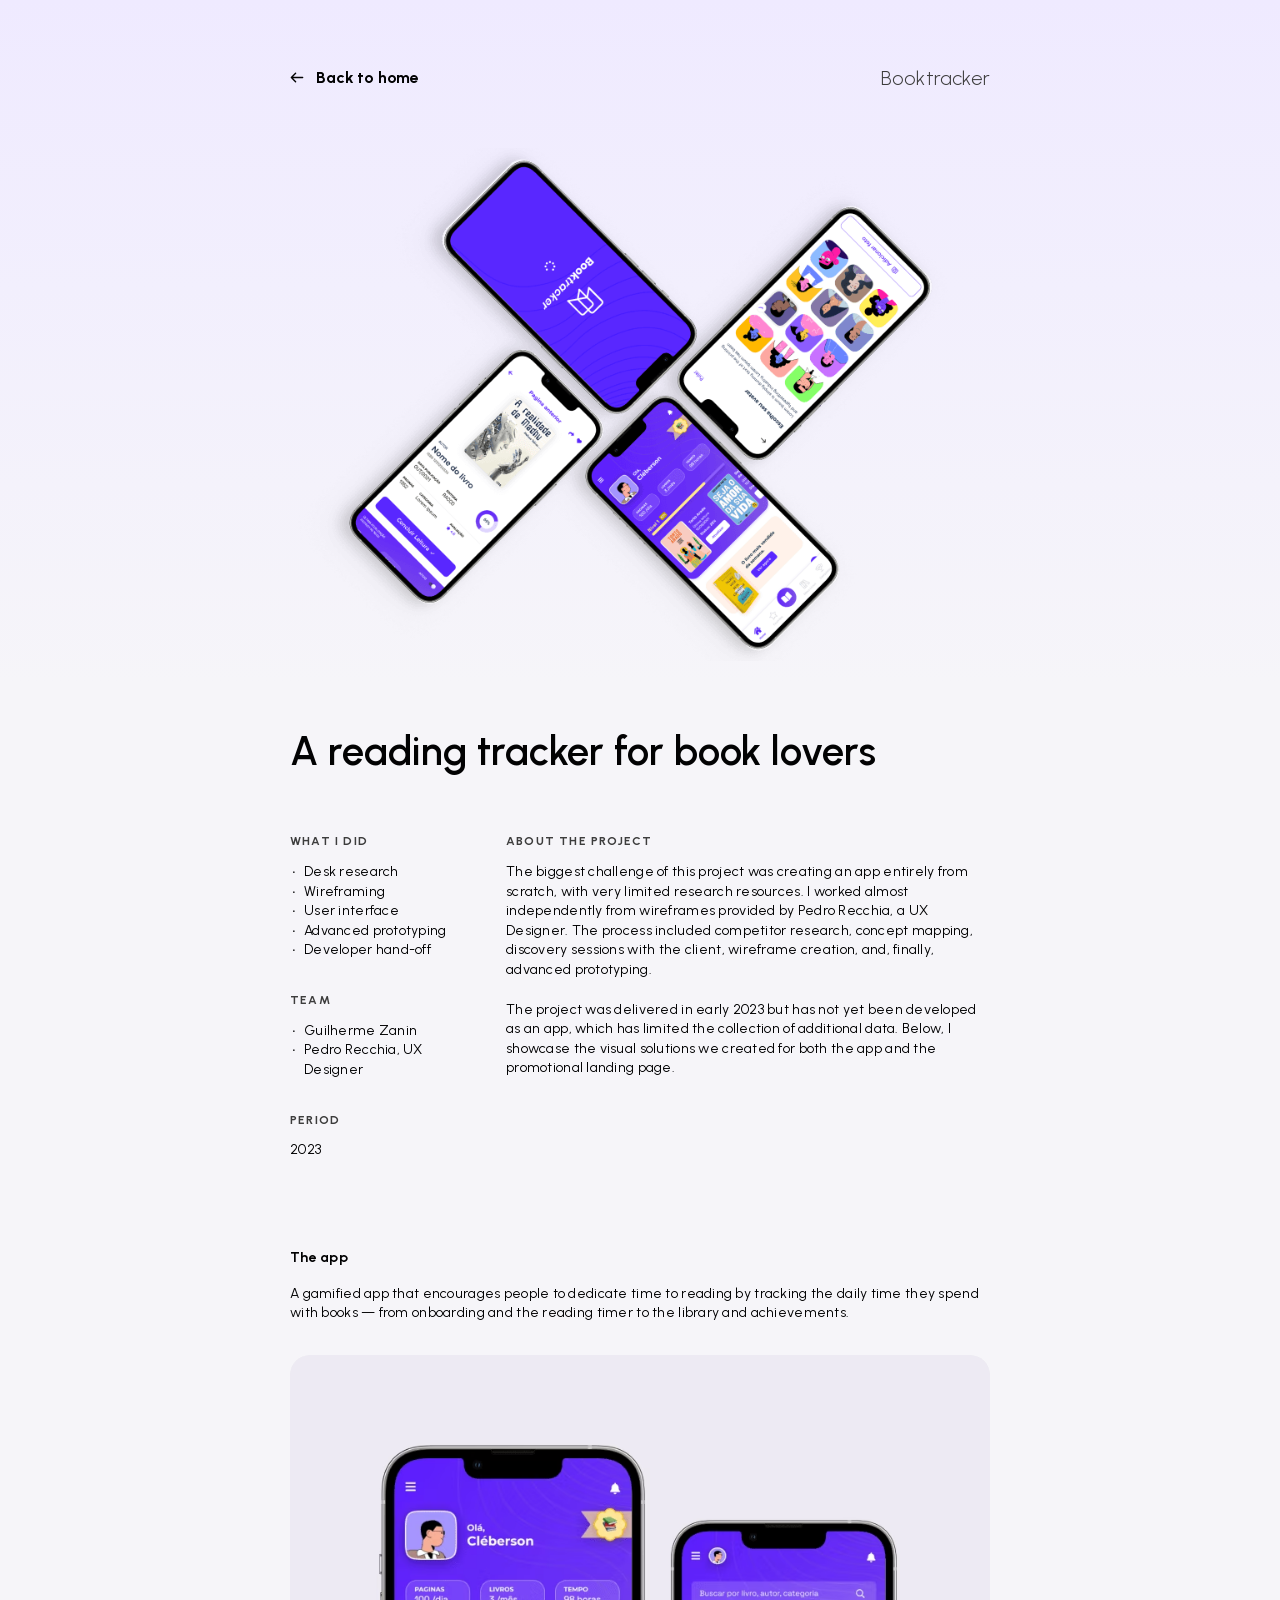
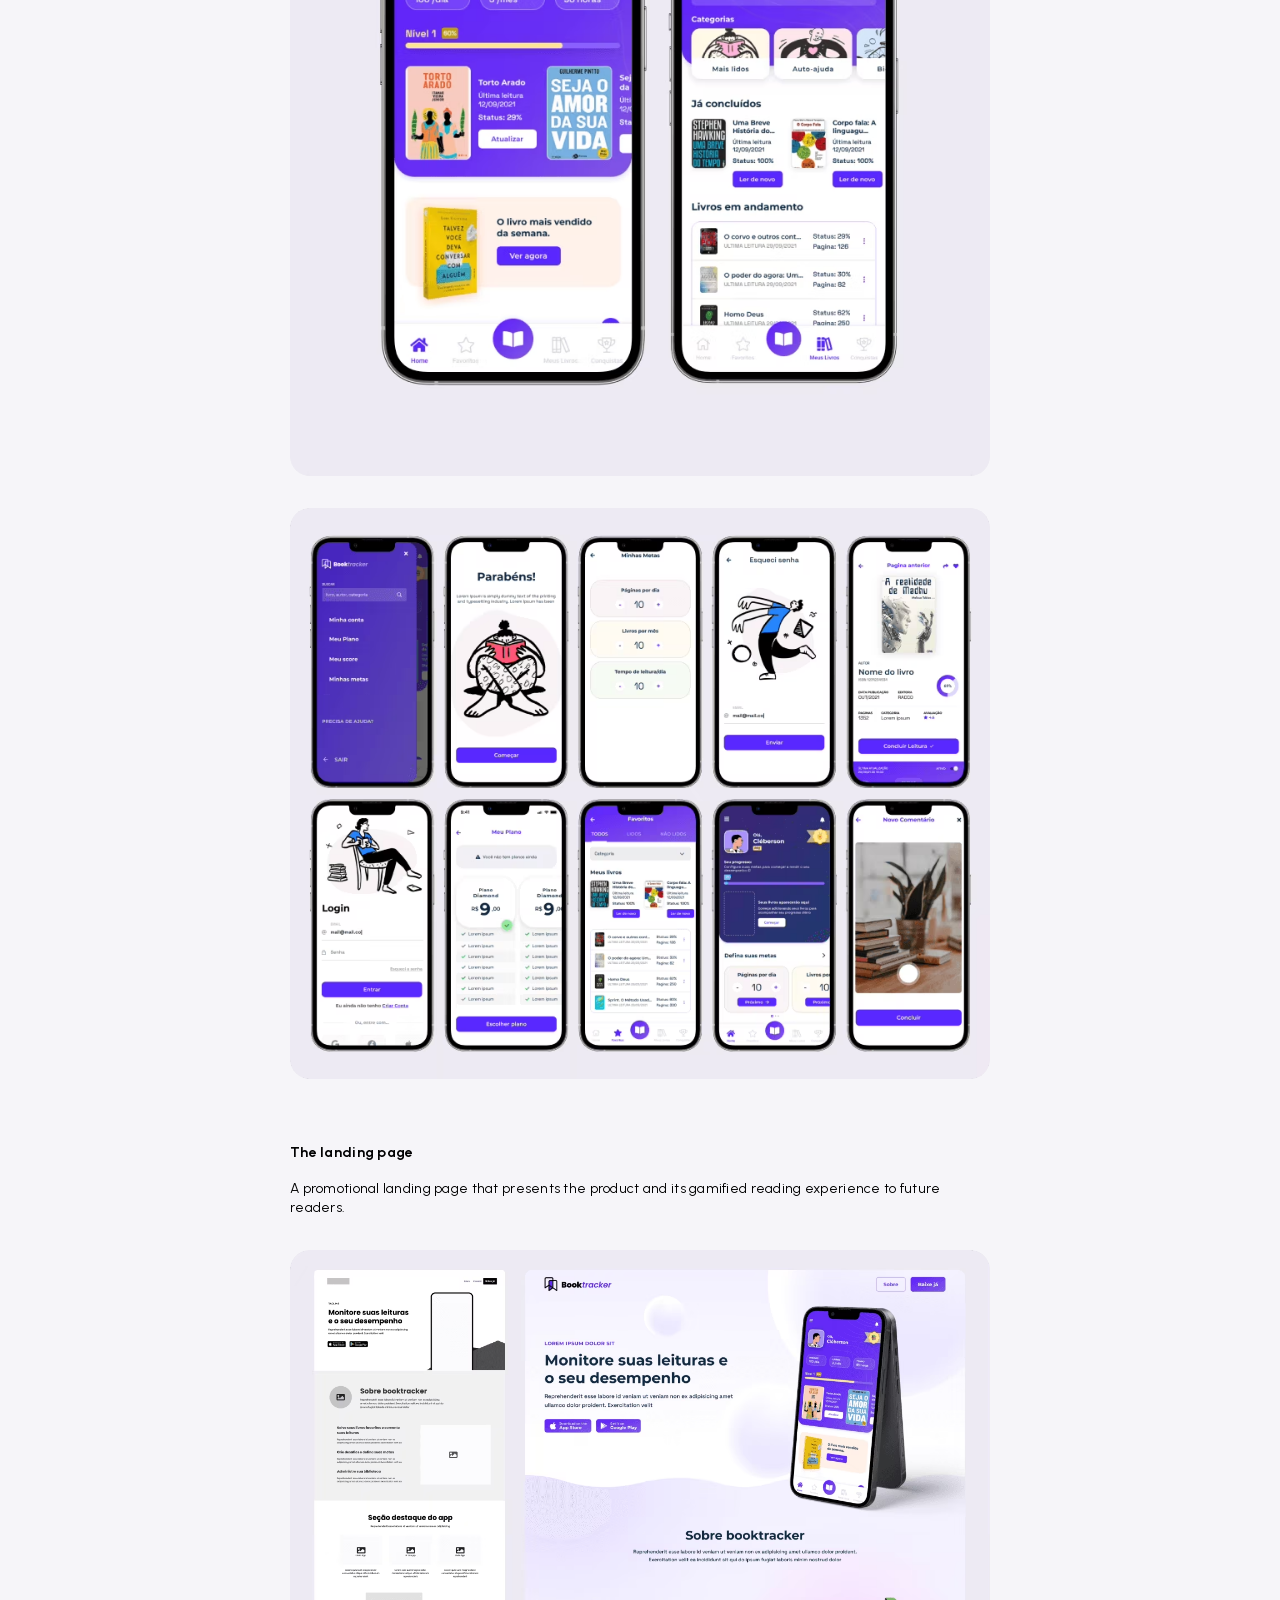
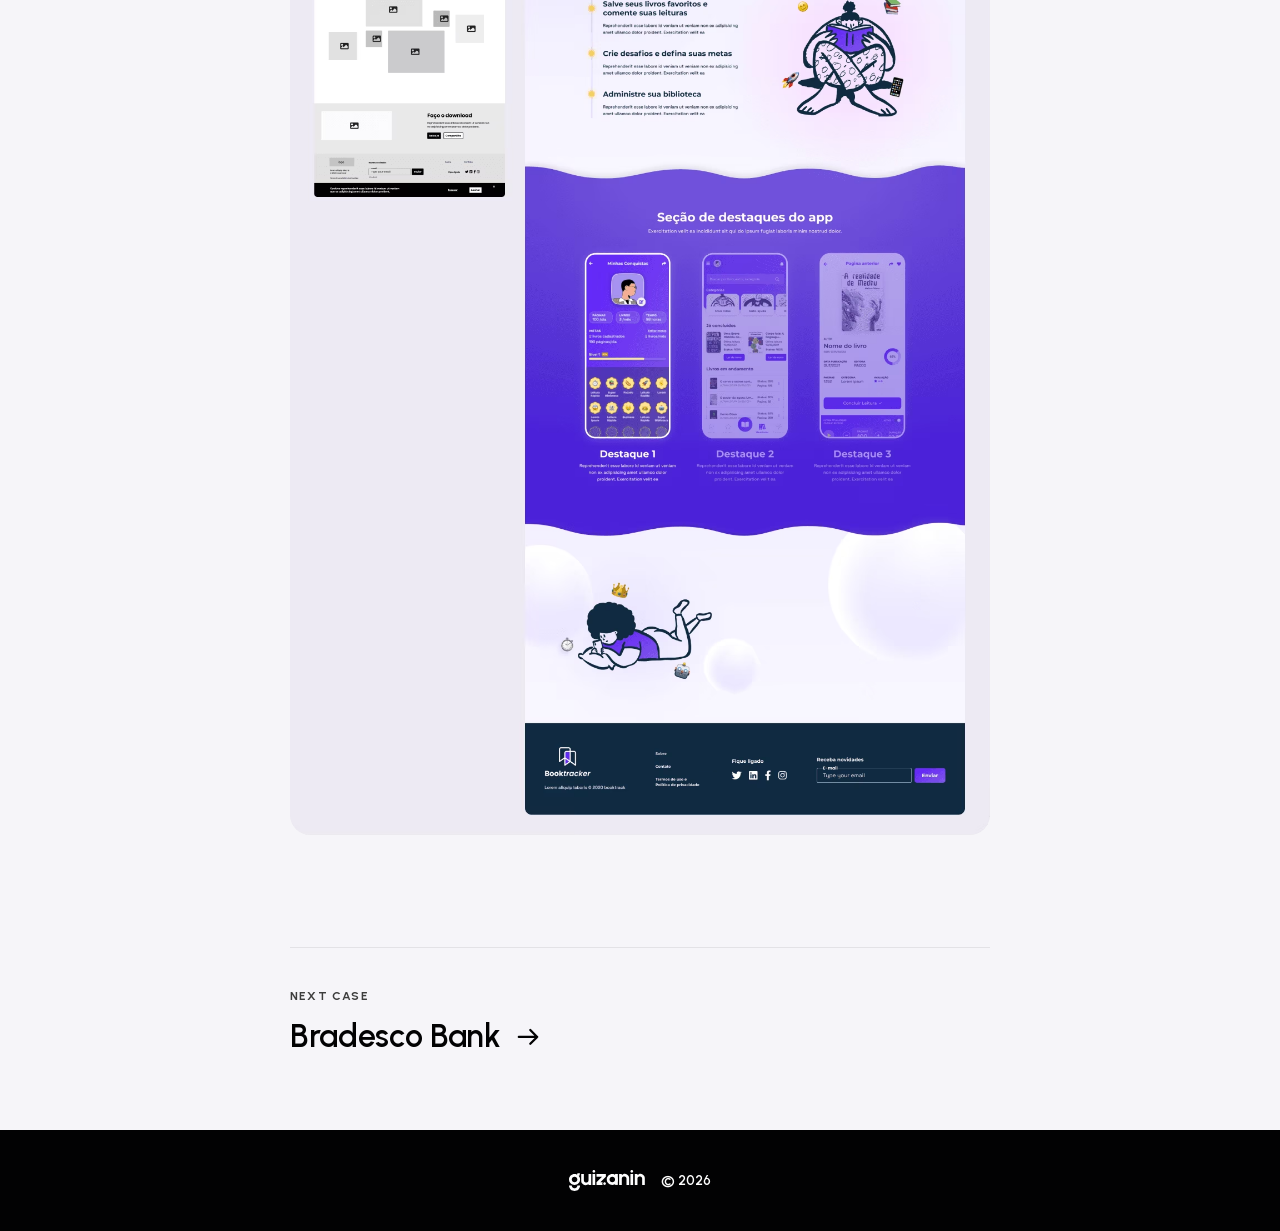
<file: booktracker.html>
<!doctype html>
<html lang="en">
<head>
  <meta charset="utf-8">
  <meta name="viewport" content="width=device-width, initial-scale=1">
  <title>Guilherme Zanin | Booktracker</title>
  <meta name="description" content="Booktracker — a gamified reading tracker for book lovers.">

  <link rel="icon" href="assets/img/favicon-light.png" media="(prefers-color-scheme: light)">
  <link rel="icon" href="assets/img/favicon-dark.png" media="(prefers-color-scheme: dark)">
  <link rel="apple-touch-icon" href="assets/img/apple-touch-icon.png">

  <link rel="canonical" href="https://guilhermezanin.com/booktracker">
  <meta property="og:type" content="website">
  <meta property="og:site_name" content="Guilherme Zanin">
  <meta property="og:url" content="https://guilhermezanin.com/booktracker">
  <meta property="og:title" content="Guilherme Zanin | Booktracker">
  <meta property="og:description" content="Booktracker — a gamified reading tracker for book lovers.">
  <meta property="og:image" content="https://guilhermezanin.com/assets/img/work-booktracker.png">
  <meta property="og:image:width" content="840">
  <meta property="og:image:height" content="486">
  <meta name="twitter:card" content="summary_large_image">
  <meta name="twitter:title" content="Guilherme Zanin | Booktracker">
  <meta name="twitter:description" content="Booktracker — a gamified reading tracker for book lovers.">
  <meta name="twitter:image" content="https://guilhermezanin.com/assets/img/work-booktracker.png">

  <link rel="preload" href="assets/fonts/urbanist-latin.woff2" as="font" type="font/woff2" crossorigin>
  <link rel="stylesheet" href="styles.css">
  <link rel="stylesheet" href="pages.css">
</head>
<body class="page-case page-case--booktracker">

  <svg width="0" height="0" style="position:absolute" aria-hidden="true">
    <defs>
      <linearGradient id="brand-gradient" x1="1" y1="0" x2="0" y2="1">
        <stop offset="0.35" stop-color="#FF9C86"/>
        <stop offset="1" stop-color="#FD7DAB"/>
      </linearGradient>
    </defs>
  </svg>

  <main class="case">
    <header class="page-head">
      <a class="back-link" href="./">
        <svg viewBox="-1 -1 16 13" width="14" height="11" aria-hidden="true"><path d="M13.667 5.5H.334m0 0 5 -5m-5 5 5 5"/></svg>
        Back to home
      </a>
      <p class="page-label">Booktracker</p>
    </header>

    <img class="shot shot--bare case__cover reveal" src="assets/img/booktracker/cover.png" width="840" height="615" alt="Booktracker app shown on two phones">

    <h1 class="case__title reveal">A reading tracker for book lovers</h1>

    <div class="case__meta reveal" style="--d:.1s">
      <div class="case__aside">
        <div>
          <p class="eyebrow">What I did</p>
          <ul class="case__list case__list--bullets">
            <li>Desk research</li>
            <li>Wireframing</li>
            <li>User interface</li>
            <li>Advanced prototyping</li>
            <li>Developer hand-off</li>
          </ul>
        </div>
        <div>
          <p class="eyebrow">Team</p>
          <ul class="case__list case__list--bullets">
            <li>Guilherme Zanin</li>
            <li>Pedro Recchia, UX Designer</li>
          </ul>
        </div>
        <div>
          <p class="eyebrow">Period</p>
          <p class="case__list">2023</p>
        </div>
      </div>

      <div>
        <p class="eyebrow">About the project</p>
        <div class="case__body">
          <p>The biggest challenge of this project was creating an app entirely from scratch, with very limited research resources. I worked almost independently from wireframes provided by Pedro Recchia, a UX Designer. The process included competitor research, concept mapping, discovery sessions with the client, wireframe creation, and, finally, advanced prototyping.</p>
          <p>The project was delivered in early 2023 but has not yet been developed as an app, which has limited the collection of additional data. Below, I showcase the visual solutions we created for both the app and the promotional landing page.</p>
        </div>
      </div>
    </div>

    <div class="case__content">
      <section class="case-section reveal">
        <h2>The app</h2>
        <div class="case__body">
          <p>A gamified app that encourages people to dedicate time to reading by tracking the daily time they spend with books — from onboarding and the reading timer to the library and achievements.</p>
        </div>
      </section>
      <picture><source type="image/avif" srcset="assets/img/booktracker/screens-1.avif"><img class="shot reveal" src="assets/img/booktracker/screens-1.png" width="840" height="866" alt="Booktracker onboarding and reading timer screens" loading="lazy"></picture>
      <picture><source type="image/avif" srcset="assets/img/booktracker/screens-2.avif"><img class="shot reveal" src="assets/img/booktracker/screens-2.png" width="840" height="685" alt="Booktracker library and achievements screens" loading="lazy"></picture>

      <section class="case-section reveal">
        <h2>The landing page</h2>
        <div class="case__body">
          <p>A promotional landing page that presents the product and its gamified reading experience to future readers.</p>
        </div>
      </section>
      <picture><source type="image/avif" srcset="assets/img/booktracker/landing-page.avif"><img class="shot reveal" src="assets/img/booktracker/landing-page.png" width="1260" height="2132" alt="Booktracker promotional landing page" loading="lazy"></picture>
    </div>

    <nav class="case-next reveal" aria-label="Next case">
      <p class="eyebrow">Next case</p>
      <a class="case-next__link" href="bradesco-bank">Bradesco Bank <svg viewBox="-1 -1 16 13" width="16" height="13" aria-hidden="true"><path d="M.334 5.5h13.333m0 0L8.667.5m5 5-5 5"/></svg></a>
    </nav>
  </main>

  <footer class="mini-footer">
    <img src="assets/icons/logo-white.svg" alt="guizanin" width="76" height="22">
    <span>© 2026</span>
  </footer>

  <script src="script.js"></script>
</body>
</html>
</file>
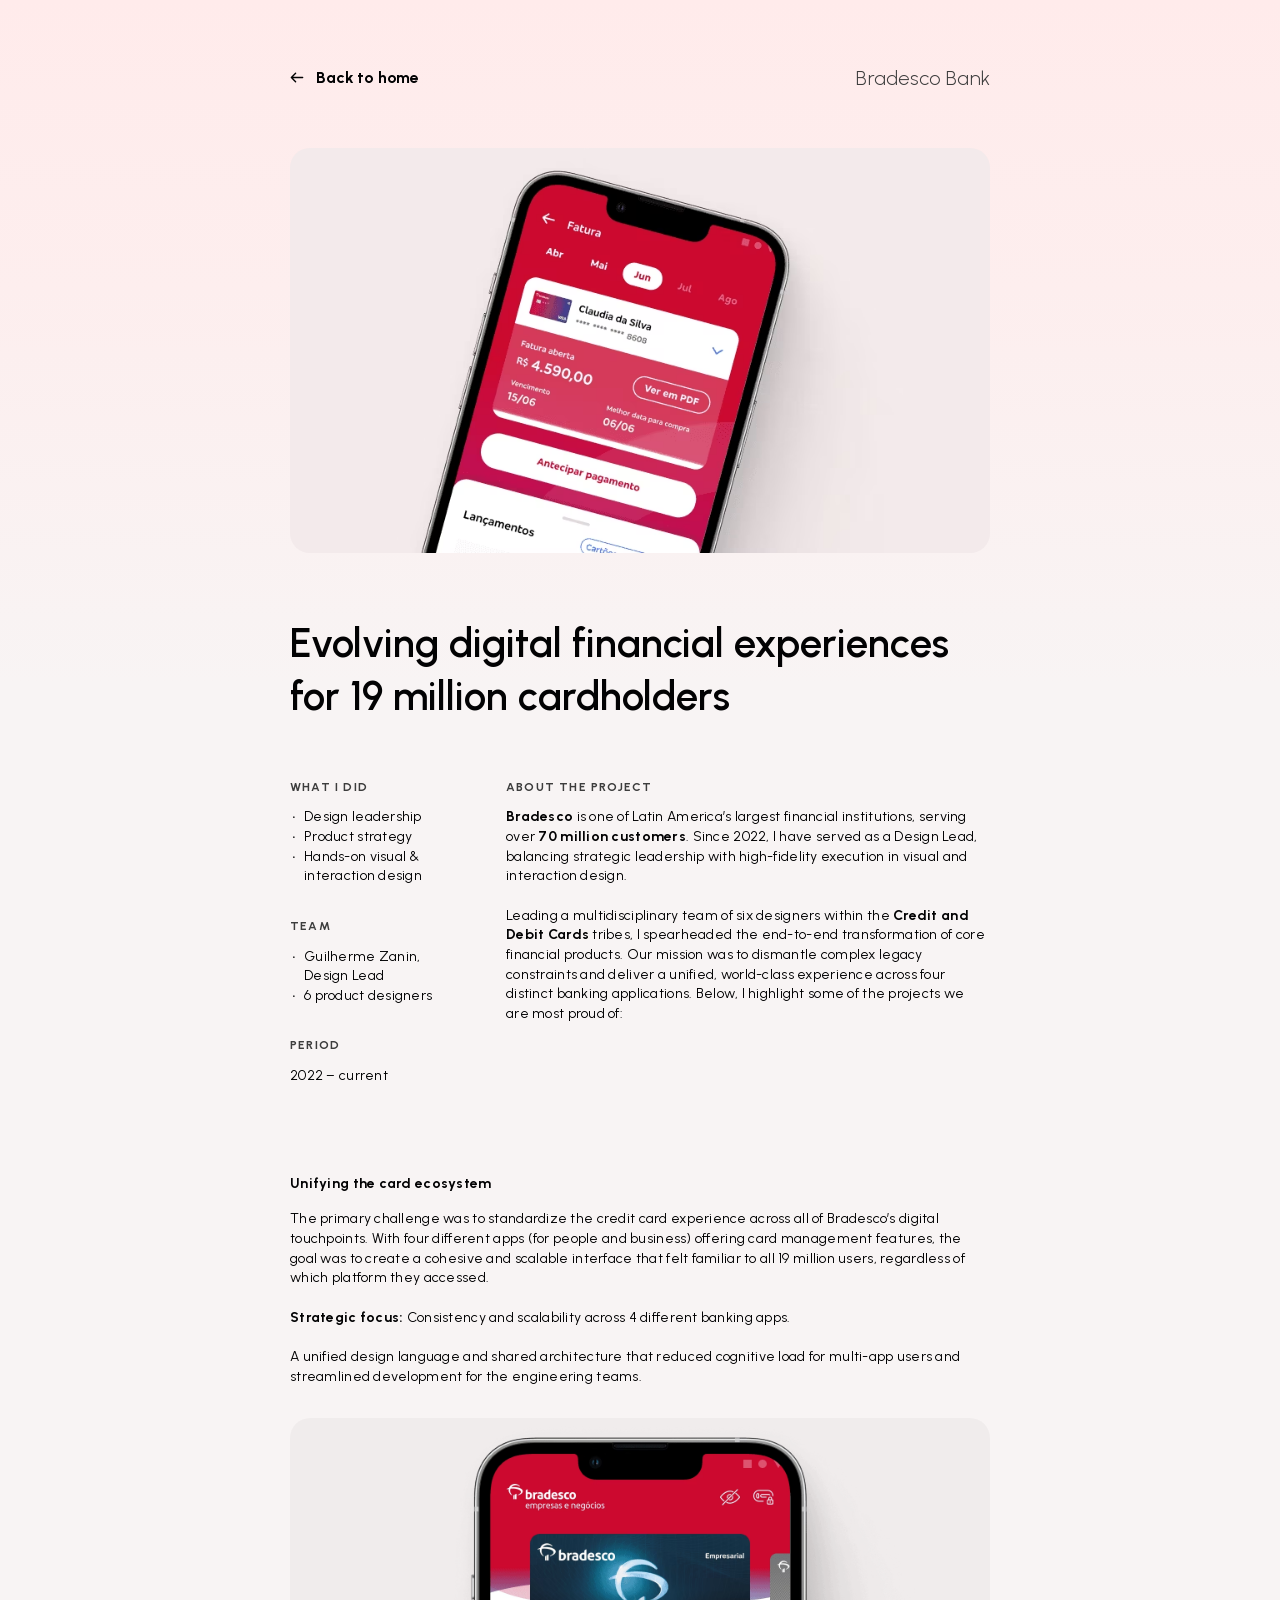
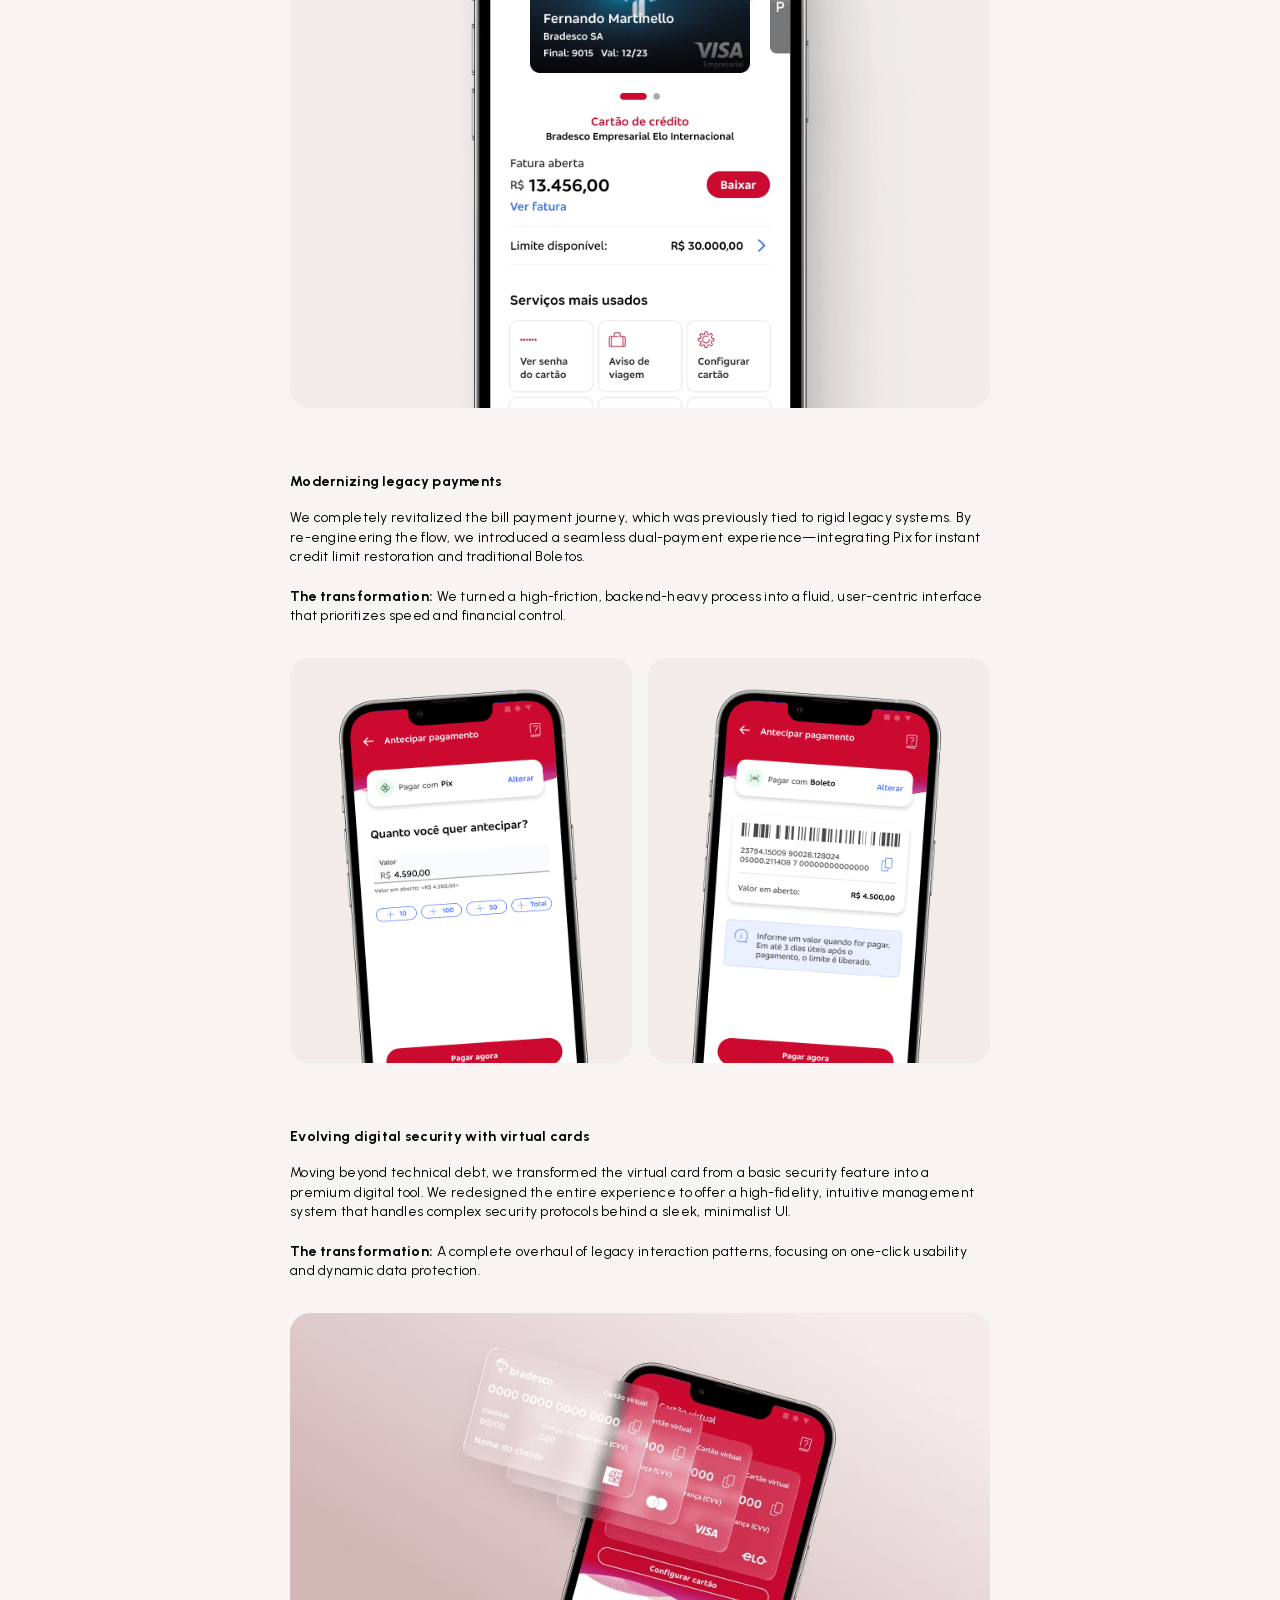
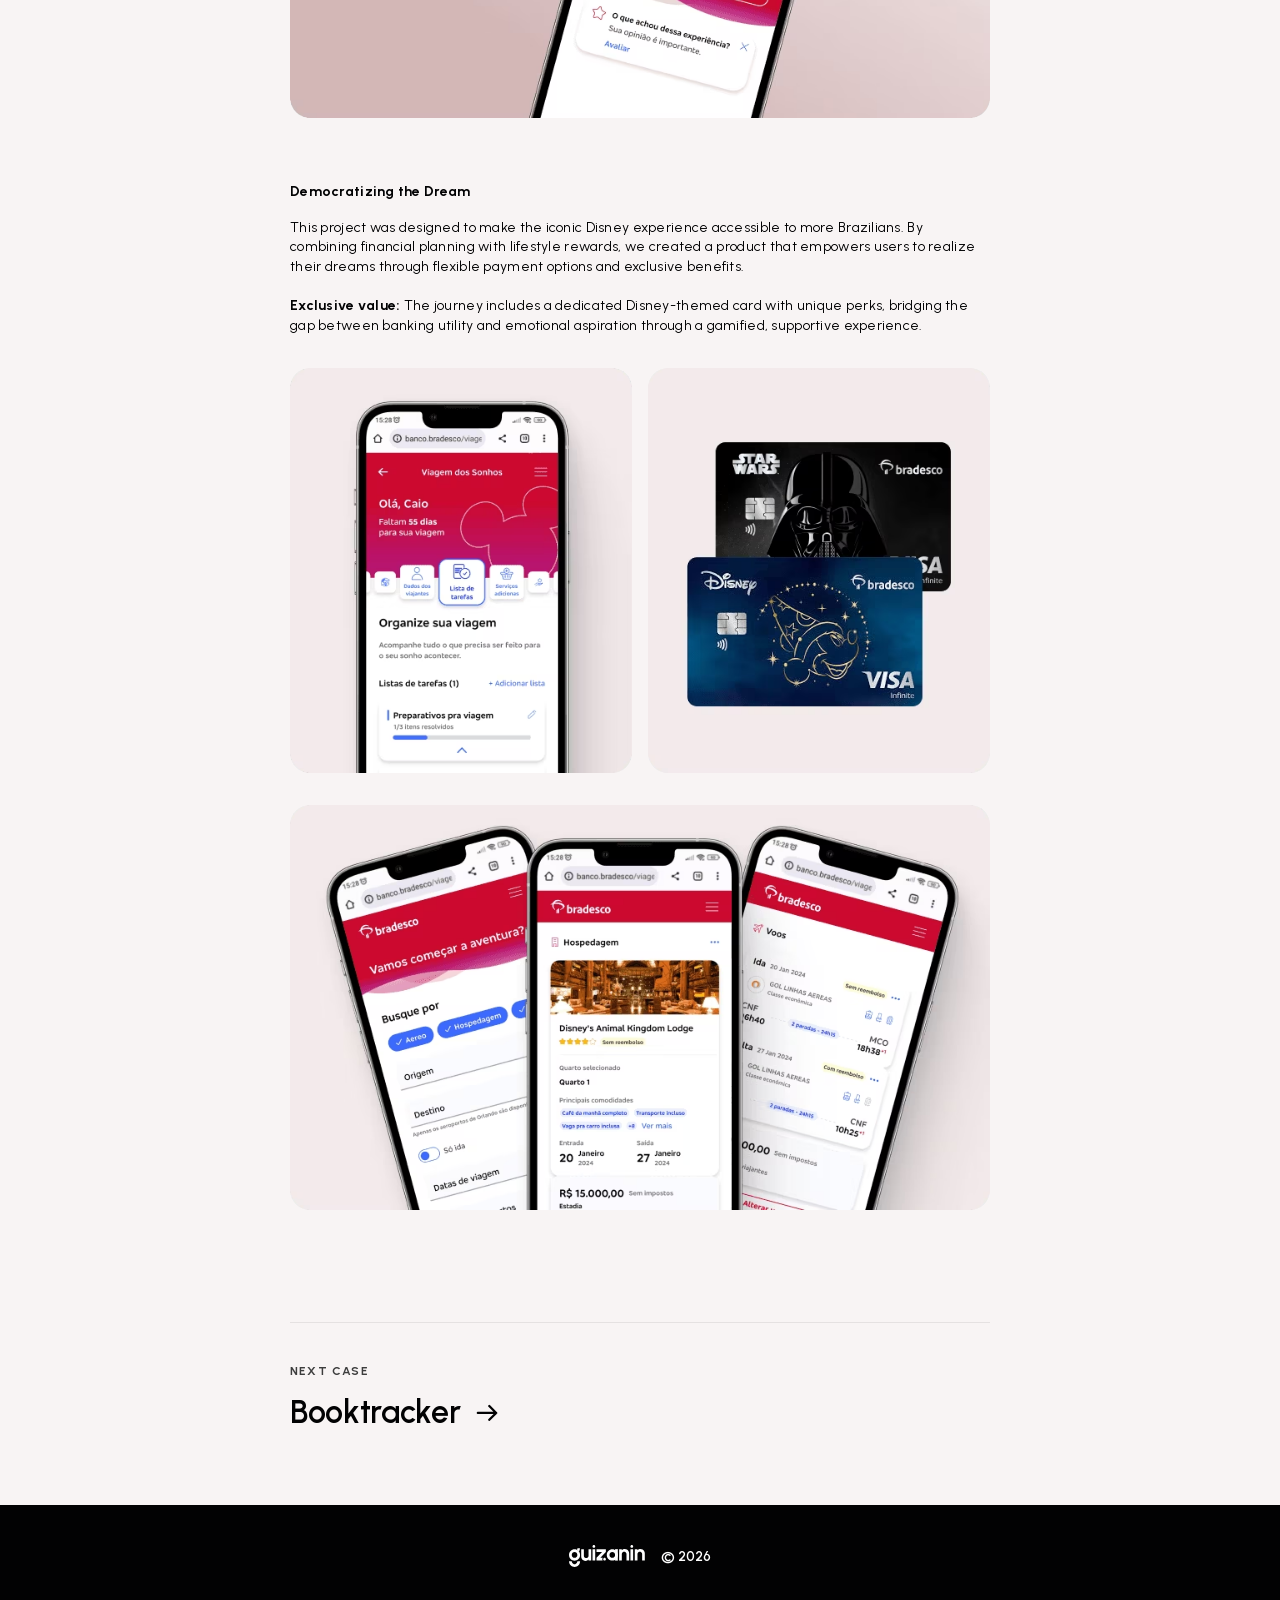
<file: bradesco-bank.html>
<!doctype html>
<html lang="en">
<head>
  <meta charset="utf-8">
  <meta name="viewport" content="width=device-width, initial-scale=1">
  <title>Guilherme Zanin | Bradesco Bank</title>
  <meta name="description" content="Evolving digital financial experiences for 19 million cardholders at Bradesco Bank.">

  <link rel="icon" href="assets/img/favicon-light.png" media="(prefers-color-scheme: light)">
  <link rel="icon" href="assets/img/favicon-dark.png" media="(prefers-color-scheme: dark)">
  <link rel="apple-touch-icon" href="assets/img/apple-touch-icon.png">

  <link rel="canonical" href="https://guilhermezanin.com/bradesco-bank">
  <meta property="og:type" content="website">
  <meta property="og:site_name" content="Guilherme Zanin">
  <meta property="og:url" content="https://guilhermezanin.com/bradesco-bank">
  <meta property="og:title" content="Guilherme Zanin | Bradesco Bank">
  <meta property="og:description" content="Evolving digital financial experiences for 19 million cardholders at Bradesco Bank.">
  <meta property="og:image" content="https://guilhermezanin.com/assets/img/work-bradesco.png">
  <meta property="og:image:width" content="840">
  <meta property="og:image:height" content="486">
  <meta name="twitter:card" content="summary_large_image">
  <meta name="twitter:title" content="Guilherme Zanin | Bradesco Bank">
  <meta name="twitter:description" content="Evolving digital financial experiences for 19 million cardholders at Bradesco Bank.">
  <meta name="twitter:image" content="https://guilhermezanin.com/assets/img/work-bradesco.png">

  <link rel="preload" href="assets/fonts/urbanist-latin.woff2" as="font" type="font/woff2" crossorigin>
  <link rel="stylesheet" href="styles.css">
  <link rel="stylesheet" href="pages.css">
</head>
<body class="page-case page-case--bradesco">

  <svg width="0" height="0" style="position:absolute" aria-hidden="true">
    <defs>
      <linearGradient id="brand-gradient" x1="1" y1="0" x2="0" y2="1">
        <stop offset="0.35" stop-color="#FF9C86"/>
        <stop offset="1" stop-color="#FD7DAB"/>
      </linearGradient>
    </defs>
  </svg>

  <main class="case">
    <header class="page-head">
      <a class="back-link" href="./">
        <svg viewBox="-1 -1 16 13" width="14" height="11" aria-hidden="true"><path d="M13.667 5.5H.334m0 0 5 -5m-5 5 5 5"/></svg>
        Back to home
      </a>
      <p class="page-label">Bradesco Bank</p>
    </header>

    <picture><source type="image/avif" srcset="assets/img/work-bradesco.avif"><img class="shot case__cover reveal" src="assets/img/work-bradesco.png" width="840" height="486" alt="Bradesco credit card bill screen on an iPhone"></picture>

    <h1 class="case__title reveal">Evolving digital financial experiences for 19 million cardholders</h1>

    <div class="case__meta reveal" style="--d:.1s">
      <div class="case__aside">
        <div>
          <p class="eyebrow">What I did</p>
          <ul class="case__list case__list--bullets">
            <li>Design leadership</li>
            <li>Product strategy</li>
            <li>Hands-on visual &amp; interaction design</li>
          </ul>
        </div>
        <div>
          <p class="eyebrow">Team</p>
          <ul class="case__list case__list--bullets">
            <li>Guilherme Zanin, Design Lead</li>
            <li>6 product designers</li>
          </ul>
        </div>
        <div>
          <p class="eyebrow">Period</p>
          <p class="case__list">2022 – current</p>
        </div>
      </div>

      <div>
        <p class="eyebrow">About the project</p>
        <div class="case__body">
          <p><strong>Bradesco</strong> is one of Latin America’s largest financial institutions, serving over <strong>70 million customers</strong>. Since 2022, I have served as a Design Lead, balancing strategic leadership with high-fidelity execution in visual and interaction design.</p>
          <p>Leading a multidisciplinary team of six designers within the <strong>Credit and Debit Cards</strong> tribes, I spearheaded the end-to-end transformation of core financial products. Our mission was to dismantle complex legacy constraints and deliver a unified, world-class experience across four distinct banking applications. Below, I highlight some of the projects we are most proud of:</p>
        </div>
      </div>
    </div>

    <div class="case__content">
      <section class="case-section reveal">
        <h2>Unifying the card ecosystem</h2>
        <div class="case__body">
          <p>The primary challenge was to standardize the credit card experience across all of Bradesco’s digital touchpoints. With four different apps (for people and business) offering card management features, the goal was to create a cohesive and scalable interface that felt familiar to all 19 million users, regardless of which platform they accessed.</p>
          <p><strong>Strategic focus:</strong> Consistency and scalability across 4 different banking apps.</p>
          <p>A unified design language and shared architecture that reduced cognitive load for multi-app users and streamlined development for the engineering teams.</p>
        </div>
      </section>
      <picture><source type="image/avif" srcset="assets/img/bradesco/cards-overview.avif"><img class="shot reveal" src="assets/img/bradesco/cards-overview.png" width="1680" height="1416" alt="Overview of the redesigned Bradesco card screens" loading="lazy"></picture>

      <section class="case-section reveal">
        <h2>Modernizing legacy payments</h2>
        <div class="case__body">
          <p>We completely revitalized the bill payment journey, which was previously tied to rigid legacy systems. By re-engineering the flow, we introduced a seamless dual-payment experience—integrating Pix for instant credit limit restoration and traditional Boletos.</p>
          <p><strong>The transformation:</strong> We turned a high-friction, backend-heavy process into a fluid, user-centric interface that prioritizes speed and financial control.</p>
        </div>
      </section>
      <div class="shot-pair reveal">
        <img class="shot" src="assets/img/bradesco/payments-pix.png" width="410" height="486" alt="Paying the credit card bill early with Pix" loading="lazy">
        <img class="shot" src="assets/img/bradesco/payments-boleto.png" width="410" height="486" alt="Paying the credit card bill with a Boleto" loading="lazy">
      </div>

      <section class="case-section reveal">
        <h2>Evolving digital security with virtual cards</h2>
        <div class="case__body">
          <p>Moving beyond technical debt, we transformed the virtual card from a basic security feature into a premium digital tool. We redesigned the entire experience to offer a high-fidelity, intuitive management system that handles complex security protocols behind a sleek, minimalist UI.</p>
          <p><strong>The transformation:</strong> A complete overhaul of legacy interaction patterns, focusing on one-click usability and dynamic data protection.</p>
        </div>
      </section>
      <picture><source type="image/avif" srcset="assets/img/bradesco/virtual-card.avif"><img class="shot reveal" src="assets/img/bradesco/virtual-card.png" width="840" height="486" alt="Virtual cards for Amex, Mastercard, Visa and Elo stacked over the app" loading="lazy"></picture>

      <section class="case-section reveal">
        <h2>Democratizing the Dream</h2>
        <div class="case__body">
          <p>This project was designed to make the iconic Disney experience accessible to more Brazilians. By combining financial planning with lifestyle rewards, we created a product that empowers users to realize their dreams through flexible payment options and exclusive benefits.</p>
          <p><strong>Exclusive value:</strong> The journey includes a dedicated Disney-themed card with unique perks, bridging the gap between banking utility and emotional aspiration through a gamified, supportive experience.</p>
        </div>
      </section>
      <div class="shot-pair reveal">
        <picture><source type="image/avif" srcset="assets/img/bradesco/disney-trip-planner.avif"><img class="shot" src="assets/img/bradesco/disney-trip-planner.png" width="410" height="486" alt="Dream trip planner with a travel task list" loading="lazy"></picture>
        <picture><source type="image/avif" srcset="assets/img/bradesco/disney-cards.avif"><img class="shot" src="assets/img/bradesco/disney-cards.png" width="410" height="486" alt="Bradesco Disney and Star Wars Visa Infinite cards" loading="lazy"></picture>
      </div>
      <picture><source type="image/avif" srcset="assets/img/bradesco/disney-booking.avif"><img class="shot reveal" src="assets/img/bradesco/disney-booking.png" width="840" height="486" alt="Searching and booking flights and a Disney hotel" loading="lazy"></picture>
    </div>

    <nav class="case-next reveal" aria-label="Next case">
      <p class="eyebrow">Next case</p>
      <a class="case-next__link" href="booktracker">Booktracker <svg viewBox="-1 -1 16 13" width="16" height="13" aria-hidden="true"><path d="M.334 5.5h13.333m0 0L8.667.5m5 5-5 5"/></svg></a>
    </nav>
  </main>

  <footer class="mini-footer">
    <img src="assets/icons/logo-white.svg" alt="guizanin" width="76" height="22">
    <span>© 2026</span>
  </footer>

  <script src="script.js"></script>
</body>
</html>
</file>
<file: styles.css>
/* ==========================================================================
   Guilherme Zanin — Portfolio
   ========================================================================== */

/* Urbanist (variable 300–700), self-hosted — SIL Open Font License */
@font-face {
  font-family: "Urbanist";
  font-style: normal;
  font-weight: 300 700;
  font-display: swap;
  src: url("assets/fonts/urbanist-latin.woff2") format("woff2");
  unicode-range: U+0000-00FF, U+0131, U+0152-0153, U+02BB-02BC, U+02C6, U+02DA, U+02DC, U+0304, U+0308, U+0329, U+2000-206F, U+20AC, U+2122, U+2191, U+2193, U+2212, U+2215, U+FEFF, U+FFFD;
}
@font-face {
  font-family: "Urbanist";
  font-style: normal;
  font-weight: 300 700;
  font-display: swap;
  src: url("assets/fonts/urbanist-latin-ext.woff2") format("woff2");
  unicode-range: U+0100-02BA, U+02BD-02C5, U+02C7-02CC, U+02CE-02D7, U+02DD-02FF, U+0304, U+0308, U+0329, U+1D00-1DBF, U+1E00-1E9F, U+1EF2-1EFF, U+2020, U+20A0-20AB, U+20AD-20C4, U+2113, U+2C60-2C7F, U+A720-A7FF;
}

:root {
  --bg: #FEFEFE;
  --ink: #020203;
  --ink-soft: #3D3D3D;
  --white: #FEFEFE;
  --accent: #DE5B5B;
  --grad-a: #FF9C86;
  --grad-b: #FD7DAB;
  --gradient: linear-gradient(225deg, var(--grad-a) 35%, var(--grad-b) 100%);
  --line: #F2F2F2;
  --pad-x: 32px;
  --ease: cubic-bezier(.22, 1, .36, 1);
  font-family: "Urbanist", system-ui, sans-serif;
}

*, *::before, *::after { box-sizing: border-box; }

html { scroll-behavior: smooth; }
/* script.js animates scrolling itself; native smoothing would fight it */
html.smooth-scroll { scroll-behavior: auto; }

body {
  margin: 0;
  background: var(--bg);
  color: var(--ink);
  -webkit-font-smoothing: antialiased;
  -moz-osx-font-smoothing: grayscale;
  text-rendering: optimizeLegibility;
}

img, picture { display: block; max-width: 100%; }
a { color: inherit; text-decoration: none; }
h1, h2, h3, p { margin: 0; }

.nowrap { white-space: nowrap; }

.sr-only {
  position: absolute; width: 1px; height: 1px; overflow: hidden;
  clip: rect(0 0 0 0); white-space: nowrap;
}

/* Gradient text on hover — shared by links */
.grad-hover { transition: color .25s var(--ease); }

/* ---------------------------------------------------------------- NAV ---- */
.nav {
  position: absolute;
  inset: 0 0 auto 0;
  z-index: 10;
  display: flex;
  align-items: center;
  justify-content: space-between;
  padding: 40px var(--pad-x);
}

.nav__brand { display: flex; align-items: center; gap: 16px; }

.logo { position: relative; display: block; width: 92px; height: 26px; }
.logo img { position: absolute; inset: 0; width: 100%; height: 100%; transition: opacity .3s var(--ease); }
.logo__hover { opacity: 0; }
.logo:hover .logo__hover { opacity: 1; }
.logo:hover .logo__base { opacity: 0; }

.nav__tagline {
  font-size: 12px;
  font-weight: 500;
  letter-spacing: .01em;
  line-height: 1.22;
  text-transform: uppercase;
  color: var(--ink);
}

.nav__links { display: flex; align-items: center; gap: 20px; }

.nav__link {
  font-size: 14px;
  font-weight: 700;
  letter-spacing: -.01em;
  line-height: 1.3;
  color: var(--ink-soft);
}

.nav__link { position: relative; transition: opacity .2s; }
.nav__link::after {
  content: "";
  position: absolute; left: 0; right: 0; bottom: -3px;
  height: 1.5px;
  background: var(--gradient);
  transform: scaleX(0);
  transform-origin: right;
  transition: transform .35s var(--ease);
}
.nav__link:hover::after { transform: scaleX(1); transform-origin: left; }


/* --------------------------------------------------------------- HERO ---- */
.hero {
  position: relative;
  min-height: max(100vh, 760px);
  min-height: max(100svh, 760px);
  display: flex;
  flex-direction: column;
  padding: 0 var(--pad-x);
  overflow-x: clip;
}

.hero__body {
  flex: 1;
  display: grid;
  grid-template-columns: minmax(0, 1fr) minmax(0, 1fr);
  align-items: center;
  gap: 48px;
  width: 100%;
  max-width: 1376px;
  margin: 0 auto;
  padding-top: 120px;
}

.hero__copy { display: flex; flex-direction: column; gap: 32px; max-width: 430px; }

.hero__title {
  font-size: 40px;
  font-weight: 600;
  line-height: 1.32;
  letter-spacing: -.02em;
  color: var(--ink);
}

.hero__lead {
  max-width: 380px;
  font-size: 20px;
  font-weight: 500;
  line-height: 1.42;
  letter-spacing: -.01em;
  color: var(--ink-soft);
}

.accent-link {
  font-weight: 700;
  color: var(--accent);
  background-image: var(--gradient);
  background-size: 0% 1.5px;
  background-repeat: no-repeat;
  background-position: 0 100%;
  transition: background-size .35s var(--ease), color .25s;
}
.accent-link:hover { background-size: 100% 1.5px; }

.hero__location {
  display: flex;
  align-items: center;
  flex-wrap: wrap;
  gap: 6px;
  font-size: 14px;
  font-weight: 500;
  line-height: 1.42;
  letter-spacing: -.01em;
  color: var(--ink-soft);
}
.hero__location strong { font-weight: 600; }

.badge {
  padding: 2px 4px;
  border-radius: 8px;
  background: #FFD9D9;
  color: #400017;
  font-size: 12px;
  font-weight: 700;
  letter-spacing: .01em;
}

/* Portrait + orbiting bubbles */
.hero__visual {
  position: relative;
  justify-self: center;
  width: 450px;
  aspect-ratio: 1;
  display: grid;
  place-items: center;
}

.hero__portrait {
  width: 84%;
  height: auto;
  aspect-ratio: 1;
  object-fit: cover;
  border-radius: 9999px;
}

.orbit {
  position: absolute;
  inset: 0;
  will-change: rotate;
  animation: orbit 120s linear infinite;
}
/* paused by script.js while the hero is off screen */
.hero.is-offscreen .orbit,
.hero.is-offscreen .bubble img,
.hero.is-offscreen .scroll-cue svg { animation-play-state: paused; }

.bubble {
  --size: 102px;
  --r: calc(50% - var(--size) / 2);
  position: absolute;
  top: 50%; left: 50%;
  width: var(--size);
  height: var(--size);
  margin: calc(var(--size) / -2) 0 0 calc(var(--size) / -2);
  transform: rotate(var(--a)) translate(200px) rotate(calc(var(--a) * -1));
}
.bubble img {
  position: relative;
  z-index: 1;
  width: 100%; height: 100%;
  object-fit: cover;
  border-radius: 9999px;
  animation: orbit 120s linear infinite reverse;
}
/* soft blurred glow behind each bubble */
.bubble::before {
  content: "";
  position: absolute;
  inset: -22px;
  border-radius: 9999px;
  background: var(--glow);
  opacity: .3;
  filter: blur(20px);
}

.bubble--1 { --a: -140deg; }            /* top-left */
.bubble--2 { --a: -38deg; --size: 98px; }/* top-right */
.bubble--3 { --a: 50deg; }              /* bottom-right */
.bubble--4 { --a: 145deg; }             /* bottom-left */

@keyframes orbit { to { rotate: 360deg; } }

.scroll-cue {
  align-self: center;
  display: inline-flex;
  align-items: center;
  gap: 6px;
  margin: 48px 0 40px;
  padding: 4px;
  font-size: 16px;
  font-weight: 600;
  letter-spacing: .02em;
  color: var(--ink-soft);
}
.scroll-cue svg { transform: rotate(90deg); animation: nudge 2s var(--ease) infinite; }
.scroll-cue:hover svg { stroke: url(#brand-gradient); }
.scroll-cue:hover svg path { stroke: url(#brand-gradient); }

@keyframes nudge {
  0%, 60%, 100% { translate: 0 0; }
  30% { translate: 0 4px; }
}

/* --------------------------------------------------------- SELECTED WORK - */
.work {
  display: flex;
  width: 100%;
}

.work__aside {
  flex: 0 0 242px;
  padding: 88px 64px 64px var(--pad-x);
}

.work__heading {
  position: sticky;
  top: 56px;
  font-size: 36px;
  font-weight: 600;
  line-height: 1.3;
  letter-spacing: -.01em;
}

.work__list {
  flex: 1;
  min-width: 0;
  padding-top: 112px;
}

.project {
  position: sticky;
  top: 0;
  z-index: 1;
  display: flex;
  gap: 32px;
  padding: 64px var(--pad-x);
  background: var(--bg);
  border-bottom: 1px solid var(--line);
}

.project__info {
  flex: 1 1 0;
  min-width: 0;
  max-width: 340px;
  display: flex;
  flex-direction: column;
  justify-content: space-between;
  gap: 24px;
}

.project__head { display: flex; flex-direction: column; gap: 12px; }

.project__title {
  font-size: 28px;
  font-weight: 600;
  line-height: 1.3;
  letter-spacing: -.01em;
}

.project__meta { display: flex; align-items: center; flex-wrap: wrap; gap: 12px; }
.project__year { font-size: 20px; line-height: 1.32; letter-spacing: -.01em; }

.tag {
  padding: 4px 8px;
  border-radius: 42px;
  background: var(--tag-bg);
  color: var(--tag-fg);
  font-size: 12px;
  font-weight: 700;
  line-height: 1;
}

.project__desc {
  font-size: 16px;
  line-height: 1.4;
  letter-spacing: .02em;
  margin-top: -12px;
  flex: 1;
}
.project__head + .project__desc { margin-top: 0; }

.cta {
  display: inline-flex;
  align-items: center;
  gap: 8px;
  font-size: 20px;
  font-weight: 700;
  line-height: 1.3;
  letter-spacing: -.01em;
  color: var(--ink-soft);
}
.cta__icon {
  fill: none;
  stroke: var(--ink-soft);
  stroke-width: 1.667;
  stroke-linecap: round;
  stroke-linejoin: round;
  transition: transform .35s var(--ease);
}
.project:hover .cta__icon { stroke: url(#brand-gradient); transform: translateX(4px); }
.project:hover .cta { color: transparent; background: var(--gradient); -webkit-background-clip: text; background-clip: text; }

.project__media {
  flex: 0 0 auto;
  width: min(335px, 45%);
  margin-left: auto;
  aspect-ratio: 335 / 204;
  border-radius: 18px;
  overflow: hidden;
}
.project__media--tall { aspect-ratio: 335 / 270; }
.project__media picture { height: 100%; }
.project__media img {
  width: 100%; height: 100%;
  object-fit: cover;
  transition: transform .6s var(--ease);
}
.project:hover .project__media img { transform: scale(1.04); }

/* ------------------------------------------------- MORE (Behance) ---- */
.work__more {
  position: relative;
  z-index: 2;
  display: flex;
  align-items: center;
  flex-wrap: wrap;
  gap: 6px;
  padding: 40px var(--pad-x) 112px;
  background: var(--bg);
  font-size: 15px;
  font-weight: 500;
  letter-spacing: -.01em;
  color: #8A8A8A;
}
.work__more-link {
  display: inline-flex;
  align-items: center;
  gap: 4px;
  font-weight: 700;
  color: var(--ink-soft);
  transition: color .25s var(--ease);
}
.work__more-link svg {
  fill: none;
  stroke: currentColor;
  stroke-width: 1.667;
  stroke-linecap: round;
  stroke-linejoin: round;
  transition: transform .35s var(--ease);
}
.work__more-link:hover { color: var(--accent); }
.work__more-link:hover svg { transform: translate(2px, -2px); }

/* ------------------------------------------------------------ CONNECT ---- */
.connect {
  --rule: rgba(254, 254, 254, .14);
  --muted: rgba(254, 254, 254, .56);
  position: relative;
  z-index: 2;
  isolation: isolate;
  overflow: hidden;
  padding: 136px var(--pad-x) 0;
  background: var(--ink);
  color: var(--white);
}
/* soft brand glow in the corner */
.connect::before {
  content: "";
  position: absolute;
  z-index: -1;
  top: -340px;
  right: -260px;
  width: 820px;
  height: 820px;
  border-radius: 50%;
  background: var(--gradient);
  opacity: .14;
  filter: blur(140px);
  pointer-events: none;
}

.connect__inner {
  display: grid;
  grid-template-columns: minmax(0, 1fr) minmax(0, 1.25fr);
  align-items: start;
  gap: 48px 96px;
  max-width: 1312px;
  margin: 0 auto;
}

.connect__head { grid-column: 1 / -1; }

.connect__status {
  display: inline-flex;
  align-items: center;
  gap: 10px;
  padding: 7px 14px 7px 12px;
  border: 1px solid var(--rule);
  border-radius: 999px;
  font-size: 13px;
  font-weight: 600;
  letter-spacing: .01em;
  color: rgba(254, 254, 254, .82);
}
.connect__pulse {
  width: 8px;
  height: 8px;
  border-radius: 50%;
  background: #4ADE80;
  animation: pulse 2.4s ease-out infinite;
}
@keyframes pulse {
  0%   { box-shadow: 0 0 0 0 rgba(74, 222, 128, .55); }
  70%  { box-shadow: 0 0 0 8px rgba(74, 222, 128, 0); }
  100% { box-shadow: 0 0 0 0 rgba(74, 222, 128, 0); }
}

.connect__title {
  margin-top: 28px;
  padding-bottom: .06em; /* keeps descenders inside the clipped background */
  font-size: clamp(60px, 9.4vw, 136px);
  font-weight: 600;
  line-height: 1;
  letter-spacing: -.045em;
  color: transparent;
  background: url("assets/img/touch-texture.png") 0% 10% / cover, var(--gradient);
  background: image-set(url("assets/img/touch-texture.avif") type("image/avif"), url("assets/img/touch-texture.png") type("image/png")) 0% 10% / cover, var(--gradient);
  -webkit-background-clip: text;
  background-clip: text;
  animation: texture-pan 14s ease-in-out infinite alternate;
}
@keyframes texture-pan { to { background-position: 100% 90%, 0 0; } }

.connect__lead {
  max-width: 380px;
  padding-top: 22px;
  font-size: 20px;
  font-weight: 500;
  line-height: 1.45;
  letter-spacing: -.01em;
  color: var(--muted);
}

/* Link rows */
.connect__list {
  margin: 0;
  padding: 0;
  list-style: none;
  border-bottom: 1px solid var(--rule);
}
.connect__item {
  position: relative;
  border-top: 1px solid var(--rule);
}
/* gradient line that sweeps across the row's top rule on hover */
.connect__item::before {
  content: "";
  position: absolute;
  left: 0; right: 0; top: -1px;
  height: 1px;
  background: var(--gradient);
  transform: scaleX(0);
  transform-origin: right;
  transition: transform .5s var(--ease);
}
.connect__item:hover::before { transform: scaleX(1); transform-origin: left; }

.connect__row {
  display: grid;
  grid-template-columns: minmax(0, 1fr) auto;
  align-items: center;
  column-gap: 24px;
  row-gap: 2px;
  padding: 26px 0;
}
.connect__label {
  font-size: 28px;
  font-weight: 600;
  line-height: 1.2;
  letter-spacing: -.02em;
  transition: translate .45s var(--ease);
}
.connect__meta {
  grid-column: 1;
  overflow: hidden;
  text-overflow: ellipsis;
  white-space: nowrap;
  font-size: 14px;
  font-weight: 500;
  letter-spacing: .01em;
  color: var(--muted);
  transition: translate .45s var(--ease) .03s;
}
.connect__icon {
  grid-column: 2;
  grid-row: 1 / span 2;
  display: grid;
  place-items: center;
  width: 52px;
  height: 52px;
  border: 1px solid var(--rule);
  border-radius: 50%;
  transition: background-color .3s var(--ease), border-color .3s var(--ease), transform .45s var(--ease);
}
.connect__icon svg {
  fill: none;
  stroke: var(--white);
  stroke-width: 1.667;
  stroke-linecap: round;
  stroke-linejoin: round;
  transition: stroke .3s var(--ease);
}

.connect__row:hover .connect__label,
.connect__row:focus-visible .connect__label {
  translate: 8px 0;
  color: transparent;
  background: var(--gradient);
  -webkit-background-clip: text;
  background-clip: text;
}
.connect__row:hover .connect__meta,
.connect__row:focus-visible .connect__meta { translate: 8px 0; color: rgba(254, 254, 254, .8); }
.connect__row:hover .connect__icon,
.connect__row:focus-visible .connect__icon {
  background: var(--white);
  border-color: var(--white);
  transform: scale(1.06);
}
.connect__row:hover .connect__icon svg,
.connect__row:focus-visible .connect__icon svg { stroke: url(#brand-gradient); }
.connect__row:focus-visible { outline: none; }
.connect__item:focus-within::before { transform: scaleX(1); transform-origin: left; }

/* Copy-email button, sits next to the email row's icon */
.connect__item--email .connect__label,
.connect__item--email .connect__meta { margin-right: 84px; }
.connect__copy {
  position: absolute;
  top: 50%;
  right: 76px;
  translate: 0 -50%;
  min-width: 68px;
  padding: 7px 12px;
  border: 1px solid var(--rule);
  border-radius: 999px;
  background: transparent;
  color: rgba(254, 254, 254, .82);
  font: inherit;
  font-size: 12px;
  font-weight: 700;
  letter-spacing: .02em;
  cursor: pointer;
  transition: background-color .25s var(--ease), color .25s var(--ease), border-color .25s var(--ease);
}
.connect__copy:hover { border-color: rgba(254, 254, 254, .4); color: var(--white); }
.connect__copy.is-copied { background: #4ADE80; border-color: #4ADE80; color: var(--ink); }

/* Bottom bar */
.connect__bar {
  display: flex;
  align-items: center;
  justify-content: space-between;
  gap: 16px 32px;
  flex-wrap: wrap;
  max-width: 1312px;
  margin: 120px auto 0;
  padding: 28px 0 32px;
  border-top: 1px solid var(--rule);
  font-size: 13px;
  font-weight: 500;
  letter-spacing: .01em;
  color: var(--muted);
}
.connect__bar img { width: 76px; height: auto; opacity: .9; }
.connect__clock time { color: rgba(254, 254, 254, .82); font-variant-numeric: tabular-nums; }
.connect__top {
  display: inline-flex;
  align-items: center;
  gap: 8px;
  font-weight: 600;
  transition: color .25s var(--ease);
}
.connect__top svg {
  rotate: -90deg;
  fill: none;
  stroke: currentColor;
  stroke-width: 1.667;
  stroke-linecap: round;
  stroke-linejoin: round;
  transition: translate .35s var(--ease);
}
.connect__top:hover { color: var(--white); }
.connect__top:hover svg { translate: 0 -2px; }

/* -------------------------------------------------------- REVEAL ANIM ---- */
.reveal {
  opacity: 0;
  translate: 0 24px;
  transition: opacity .9s var(--ease) var(--d, 0s), translate .9s var(--ease) var(--d, 0s);
}
.reveal.is-in { opacity: 1; translate: 0 0; }

@media (prefers-reduced-motion: reduce) {
  html { scroll-behavior: auto; }
  .reveal { opacity: 1; translate: none; transition: none; }
  .orbit, .bubble img, .scroll-cue svg, .connect__title, .connect__pulse { animation: none; }
}

/* ---------------------------------------------------------- RESPONSIVE --- */
@media (max-width: 1100px) {
  .hero__visual { width: 400px; }
  .bubble { transform: rotate(var(--a)) translate(178px) rotate(calc(var(--a) * -1)); }
}

@media (max-width: 900px) {
  .work { flex-direction: column; }
  .work__aside { flex: none; padding: 64px var(--pad-x) 0; }
  .work__heading { position: static; }
  .work__heading br { display: none; }
  .work__list { padding-top: 16px; }
}

@media (max-width: 809px) {
  :root { --pad-x: 20px; }

  .nav { padding: 28px var(--pad-x); }
  .nav__tagline { display: none; }
  .nav__links { gap: 16px; }

  .hero { min-height: auto; }
  .hero__body {
    grid-template-columns: 1fr;
    gap: 40px;
    padding-top: 128px;
  }
  .hero__copy { gap: 24px; max-width: none; }
  .hero__title { font-size: 32px; }
  .hero__lead { font-size: 18px; }
  .hero__visual { width: min(340px, 100%); order: -1; }
  .bubble { --size: 76px; transform: rotate(var(--a)) translate(min(150px, 44vw)) rotate(calc(var(--a) * -1)); }
  .bubble--2 { --size: 72px; }

  .project {
    position: relative;
    flex-direction: column-reverse;
    gap: 24px;
    padding: 40px var(--pad-x);
  }
  .project__info { max-width: none; }
  .project__media, .project__media--tall { width: 100%; margin: 0; aspect-ratio: 335 / 204; }
  .project__title { font-size: 24px; }

  .work__more { padding: 32px var(--pad-x) 80px; }

  .connect { padding-top: 96px; }
  .connect::before { top: -260px; right: -360px; width: 560px; height: 560px; filter: blur(100px); }
  .connect__inner { grid-template-columns: 1fr; }
  .connect__inner { gap: 32px; }
  .connect__title { margin-top: 24px; }
  .connect__lead { padding-top: 0; font-size: 18px; }
  .connect__row { padding: 22px 0; column-gap: 16px; }
  .connect__label { font-size: 24px; }
  .connect__icon { width: 44px; height: 44px; }
  .connect__copy { right: 60px; }
  .connect__item--email .connect__label,
  .connect__item--email .connect__meta { margin-right: 80px; }
  .connect__bar { margin-top: 80px; flex-direction: column; align-items: flex-start; gap: 12px; }
}
</file>
<file: pages.css>
/* ==========================================================================
   Sub-pages: About me + case studies
   Loaded after styles.css (shares its tokens, reveal animation and fonts)
   ========================================================================== */

/* ------------------------------------------------------- page header ---- */
.page-head {
  display: flex;
  align-items: center;
  justify-content: space-between;
  gap: 16px;
}

.back-link {
  display: inline-flex;
  align-items: center;
  gap: 12px;
  font-size: 16px;
  font-weight: 700;
  letter-spacing: -.01em;
  line-height: 1.3;
  color: var(--ink);
}
.back-link svg {
  fill: none;
  stroke: currentColor;
  stroke-width: 1.667;
  stroke-linecap: round;
  stroke-linejoin: round;
  transition: transform .35s var(--ease);
}
.back-link:hover { color: transparent; background: var(--gradient); -webkit-background-clip: text; background-clip: text; }
.back-link:hover svg { stroke: url(#brand-gradient); transform: translateX(-4px); }

.page-label {
  font-size: 20px;
  font-weight: 300;
  letter-spacing: .01em;
  line-height: 1.4;
  color: var(--ink-soft);
}

/* ------------------------------------------------------- mini footer ---- */
.mini-footer {
  display: flex;
  align-items: center;
  justify-content: center;
  gap: 16px;
  padding: 40px 64px;
  background: var(--ink);
  color: var(--white);
  font-size: 14px;
  font-weight: 600;
  letter-spacing: -.01em;
}
.mini-footer img { width: 76px; height: auto; }

/* ============================================================ ABOUT ===== */
/* A storybook told one "slide" at a time: every chapter fills the screen,
   scrolling snaps to the next one, and each slide fades in and out as it
   passes. Same type and colours as the rest of the site. */
.page-about {
  --story-muted: #7D7D7D;
  --story-line: rgba(2, 2, 3, .08);
  background: var(--bg);
}
/* pink glow pinned to the screen; a fixed layer instead of a fixed background,
   so scrolling doesn't repaint the whole page every frame */
.page-about::before {
  content: "";
  position: fixed;
  inset: 0;
  z-index: -1;
  background: radial-gradient(60% 70% at 100% 0%, #F9EFF3 0%, rgba(249, 239, 243, 0) 100%);
  pointer-events: none;
}

/* scroll snapping: one chapter per stop (only where the screen is tall enough) */
@media (min-height: 560px) {
  html:has(.page-about) { scroll-snap-type: y proximity; }
}
/* once script.js turns the pages (wheel or keyboard), the CSS snap steps aside;
   touch screens keep the native snap */
html.js-paging:has(.page-about) { scroll-snap-type: none; }
.chapter, .ledger { scroll-snap-align: start; }
.page-about .mini-footer { scroll-snap-align: end; }

/* thin brand-gradient reading bar (scroll-driven where supported) */
.story-progress { display: none; }
@supports (animation-timeline: scroll()) {
  .story-progress {
    display: block;
    position: fixed;
    inset: 0 0 auto 0;
    z-index: 20;
    height: 3px;
    background: var(--gradient);
    transform-origin: 0 50%;
    animation: story-progress linear both;
    animation-timeline: scroll(root);
  }
  @keyframes story-progress { from { transform: scaleX(0); } to { transform: scaleX(1); } }
}

/* header floats over the first slide so that slide is exactly one screen */
.story-head {
  position: absolute;
  inset: 0 0 auto 0;
  z-index: 5;
  padding: 40px 64px;
}

.chapter {
  position: relative;
  min-height: 100vh;
  min-height: 100svh;
  display: grid;
  place-items: center;
  padding: 96px 20px;
  text-align: center;
}
.chapter__inner {
  display: flex;
  flex-direction: column;
  align-items: center;
  gap: 40px;
}

.chapter__text {
  max-width: 19em;
  font-size: clamp(22px, 1vw + 15px, 28px);
  font-weight: 500;
  line-height: 1.45;
  letter-spacing: -.015em;
  color: var(--ink-soft);
  text-wrap: pretty;
}
.chapter__text em { font-style: normal; color: var(--story-muted); }

/* bold keyword with a little icon in front, like a word in a picture book */
.k { font-weight: 700; color: var(--ink); white-space: nowrap; }
.k__icon {
  display: inline-block;
  margin-right: .22em;
  font-size: .8em;
  rotate: -6deg;
  translate: 0 -.06em;
}
.k__avatar {
  display: inline-block;
  width: 1.05em;
  height: 1.05em;
  margin-right: .25em;
  border-radius: 50%;
  background: #EDEDED url("assets/img/hero.jpg") 54.5% 21% / 800% no-repeat;   /* crop to the face */
  vertical-align: -.16em;
  box-shadow: 0 0 0 2px #fff, 0 2px 6px rgba(0, 0, 0, .12);
}

.story-hint {
  position: absolute;
  left: 0; right: 0; bottom: 40px;
  font-size: 12px;
  font-weight: 600;
  letter-spacing: .06em;
  text-transform: uppercase;
  color: var(--story-muted);
  animation: story-hint-in 1s var(--ease) .6s both;
}
@keyframes story-hint-in { from { opacity: 0; translate: 0 8px; } }

/* ---- photos taped into the book ---- */
.snap {
  position: relative;
  width: min(var(--w, 260px), 78vw);
  margin: 0;
  padding: 10px;
  background: #fff;
  border-radius: 4px;
  box-shadow:
    0 0 0 1px rgba(2, 2, 3, .04),
    0 18px 40px -16px rgba(64, 0, 23, .28);
  rotate: var(--tilt, 0deg);
}
.snap img, .snap video, .snap picture {
  display: block;
  width: 100%;
  height: auto;
  border-radius: 2px;
  object-fit: cover;
}
/* strip of tape in the brand pink */
.snap::before {
  content: "";
  position: absolute;
  top: -12px;
  left: 50%;
  width: 76px;
  height: 24px;
  translate: -50% 0;
  rotate: calc(var(--tilt, 0deg) * -1.4);
  background: rgba(253, 125, 171, .3);
}
.snap--video video { aspect-ratio: 3 / 4; background: #EDE7E9; }

/* photos and stickers straighten in from a bigger tilt the first time they show */
.snap.reveal, .sticker.reveal { transition-property: opacity, translate, rotate; }
.snap.reveal:not(.is-in), .sticker.reveal:not(.is-in) { rotate: calc(var(--tilt, 0deg) * 2.2); }

/* fanned stack of three photos */
.snap-stack { display: flex; justify-content: center; align-items: center; padding: 0 12px; }
.snap-stack .snap { width: min(var(--w), 30vw); padding: 7px; }
.snap-stack .snap img { aspect-ratio: 3 / 4; }
.snap-stack .snap + .snap { margin-left: -22px; }
.snap-stack .snap:nth-child(2) { z-index: 1; translate: 0 -14px; }
.snap-stack .snap::before { width: 52px; height: 18px; top: -9px; }
.snap-stack.reveal .snap { transition: rotate .9s var(--ease), translate .9s var(--ease); }
.snap-stack.reveal:not(.is-in) .snap { rotate: 0deg; translate: 0 0; }

/* emoji as a die-cut sticker */
.sticker {
  display: block;
  font-size: clamp(76px, 7vw, 104px);
  line-height: 1;
  font-family: "Apple Color Emoji", "Segoe UI Emoji", "Noto Color Emoji", sans-serif;
  rotate: var(--tilt, 0deg);
  filter:
    drop-shadow(3px 0 0 #fff) drop-shadow(-3px 0 0 #fff)
    drop-shadow(0 3px 0 #fff) drop-shadow(0 -3px 0 #fff)
    drop-shadow(0 10px 14px rgba(64, 0, 23, .18));
  user-select: none;
}

/* ---- slide transition: each chapter fades/rises in, holds, then fades/lifts out ---- */
@media (prefers-reduced-motion: no-preference) {
  @supports (animation-timeline: view()) {
    /* the scroll animation takes over (the first slide keeps its on-load entrance) */
    .chapter:not(.chapter--open) .reveal { opacity: 1; translate: none; }
    .chapter__inner {
      animation: story-slide linear both;
      animation-timeline: view();
      animation-range: cover 0% cover 100%;
    }
    /* the first slide starts on screen, so it only animates out */
    .chapter--open .chapter__inner {
      animation-name: story-slide-out;
      animation-range: cover 50% cover 100%;
    }
    @keyframes story-slide {
      0%       { opacity: 0; transform: translateY(72px) scale(.96); }
      32%, 68% { opacity: 1; transform: none; }
      100%     { opacity: 0; transform: translateY(-72px) scale(.96); }
    }
    @keyframes story-slide-out {
      0%, 36% { opacity: 1; transform: none; }
      100%    { opacity: 0; transform: translateY(-72px) scale(.96); }
    }
  }
}

/* ---- closing slide ---- */
.chapter--hello .chapter__inner { gap: 32px; }
.hello-links {
  display: flex;
  flex-wrap: wrap;
  justify-content: center;
  gap: 12px 32px;
  margin: 0;
  padding: 0;
  list-style: none;
  font-size: 18px;
  font-weight: 700;
  letter-spacing: -.01em;
}
.hello-links a {
  padding-bottom: 3px;
  color: var(--ink);
  background-image: linear-gradient(var(--ink), var(--ink)), var(--gradient);
  background-size: 100% 1px, 0% 1.5px;
  background-position: 0 100%, 0 100%;
  background-repeat: no-repeat;
  transition: background-size .35s var(--ease), color .25s;
}
.hello-links a:hover { background-size: 0% 1px, 100% 1.5px; color: var(--accent); }
.hello-links .arrow { display: inline-block; transition: transform .35s var(--ease); }
.hello-links a:hover .arrow { transform: translateX(3px); }

/* ---- the short version (CV) ---- */
.ledger {
  width: min(960px, 100% - 40px);
  margin: 0 auto;
  padding: 120px 0;
}
.ledger__title {
  margin-bottom: 48px;
  font-size: 32px;
  font-weight: 600;
  line-height: 1.3;
  letter-spacing: -.01em;
  color: var(--ink-soft);
}
.ledger__grid { display: grid; grid-template-columns: 1fr 1fr; gap: 48px 64px; }
.ledger__label {
  margin-bottom: 8px;
  font-size: 12px;
  font-weight: 700;
  letter-spacing: .1em;
  text-transform: uppercase;
  color: var(--ink-soft);
}
.ledger__list { margin: 0; padding: 0; list-style: none; }
.ledger__list li {
  display: grid;
  grid-template-columns: minmax(0, 1fr) auto;
  grid-template-areas: "what when" "where when";
  column-gap: 16px;
  row-gap: 4px;
  padding: 18px 0;
  border-bottom: 1px solid var(--story-line);
}
.ledger__what  { grid-area: what; font-size: 18px; font-weight: 600; line-height: 1.2; color: var(--ink); }
.ledger__where {
  grid-area: where;
  justify-self: start;
  font-size: 14px;
  font-weight: 600;
  color: var(--ink-soft);
}
a.ledger__where { text-decoration: underline; text-decoration-color: rgba(2, 2, 3, .25); text-underline-offset: 3px; transition: color .2s, text-decoration-color .2s; }
a.ledger__where:hover { color: var(--accent); text-decoration-color: currentColor; }
.ledger__when {
  grid-area: when;
  align-self: center;
  font-size: 12px;
  font-weight: 600;
  letter-spacing: .04em;
  text-transform: uppercase;
  color: var(--ink-soft);
  font-variant-numeric: tabular-nums;
}

@media (prefers-reduced-motion: reduce) {
  .snap.reveal:not(.is-in), .sticker.reveal:not(.is-in) { rotate: var(--tilt, 0deg); }
  .story-progress { display: none; }
  .story-hint { animation: none; }
}

/* ======================================================= CASE STUDY ===== */
/* Every case page uses the same tinted backdrop; each case only sets its tint.
   Expected order: page-head → cover → title → meta → content → next case. */
.page-case {
  --case-tint-top: #F2F2F2;
  --case-tint-mid: #F2F2F2;
  --case-base: #F2F2F2;
  background: linear-gradient(180deg, var(--case-tint-top) 0, var(--case-tint-mid) 288px, var(--case-base) 683px) var(--case-base);
}
.page-case--bradesco    { --case-tint-top: #FFEBEB; --case-tint-mid: #FDEEEE; --case-base: #F8F4F4; }
.page-case--booktracker { --case-tint-top: #EFEAFF; --case-tint-mid: #F2EFFD; --case-base: #F6F5F9; }

.case {
  width: min(700px, 100% - 40px);
  margin: 0 auto;
  padding: 64px 0 72px;
}

.case__title {
  margin-top: 64px;
  font-size: 40px;
  font-weight: 600;
  line-height: 1.32;
  text-wrap: balance;
}

.case__cover { margin-top: 56px; }

.case__meta {
  display: grid;
  grid-template-columns: 176px minmax(0, 1fr);
  gap: 40px;
  margin-top: 56px;
}

.case__aside { display: flex; flex-direction: column; gap: 32px; }

.eyebrow {
  margin-bottom: 12px;
  font-size: 12px;
  font-weight: 700;
  line-height: 1.4;
  letter-spacing: .1em;
  text-transform: uppercase;
  color: var(--ink-soft);
}

.case__body,
.case__list {
  font-size: 14px;
  line-height: 1.4;
  letter-spacing: .02em;
  color: var(--ink);
}
.case__body p + p { margin-top: 20px; }
.case__body strong { font-weight: 700; }

.case__list { margin: 0; padding: 0; list-style: none; }
.case__list--bullets li { position: relative; padding-left: 14px; }
.case__list--bullets li::before {
  content: "·";
  position: absolute;
  left: 2px;
  font-weight: 700;
}

.case__content { display: flex; flex-direction: column; gap: 32px; margin-top: 88px; }

.case-section { display: flex; flex-direction: column; gap: 16px; margin-top: 32px; }
.case-section:first-child { margin-top: 0; }
.case-section h2 { font-size: 14px; font-weight: 700; line-height: 1.4; letter-spacing: .02em; }

.shot {
  width: 100%;
  height: auto;
  border-radius: 20px;
  background: rgba(0, 0, 0, .03);
}
.shot--bare { border-radius: 0; background: none; }   /* transparent cut-outs, e.g. floating devices */

.shot-pair { display: grid; grid-template-columns: 1fr 1fr; gap: 16px; }

/* ------------------------------------------------------- next case ---- */
.case-next {
  margin-top: 112px;
  padding-top: 40px;
  border-top: 1px solid rgba(0, 0, 0, .08);
}
.case-next__link {
  display: inline-flex;
  align-items: center;
  gap: 16px;
  font-size: 32px;
  font-weight: 600;
  line-height: 1.3;
  letter-spacing: -.01em;
  color: var(--ink);
}
.case-next__link svg {
  width: 22px;
  height: auto;
  fill: none;
  stroke: currentColor;
  stroke-width: 1.667;
  stroke-linecap: round;
  stroke-linejoin: round;
  transition: transform .35s var(--ease);
}
.case-next__link:hover { color: transparent; background: var(--gradient); -webkit-background-clip: text; background-clip: text; }
.case-next__link:hover svg { stroke: url(#brand-gradient); transform: translateX(4px); }

/* ------------------------------------------------------- responsive ---- */
@media (max-width: 809px) {
  .story-head { padding: 28px var(--pad-x); }
  .chapter { padding: 88px 20px; }
  .chapter__inner { gap: 32px; }
  .snap-stack .snap + .snap { margin-left: -14px; }
  .ledger { padding: 80px 0; }
  .ledger__title { font-size: 28px; margin-bottom: 32px; }
  .ledger__grid { grid-template-columns: 1fr; }

  .case { padding-top: 32px; }
  .case__cover { margin-top: 40px; }
  .case__title { margin-top: 40px; font-size: 30px; }
  .case__meta { grid-template-columns: 1fr; gap: 32px; margin-top: 40px; }
  .case__aside { flex-direction: row; flex-wrap: wrap; gap: 32px 48px; }
  .case__content { margin-top: 64px; }
  .case-next { margin-top: 80px; padding-top: 32px; }
  .case-next__link { font-size: 26px; }
  .shot { border-radius: 14px; }
  .shot-pair { gap: 10px; }

  .mini-footer { padding: 32px 20px; }
}
</file>
